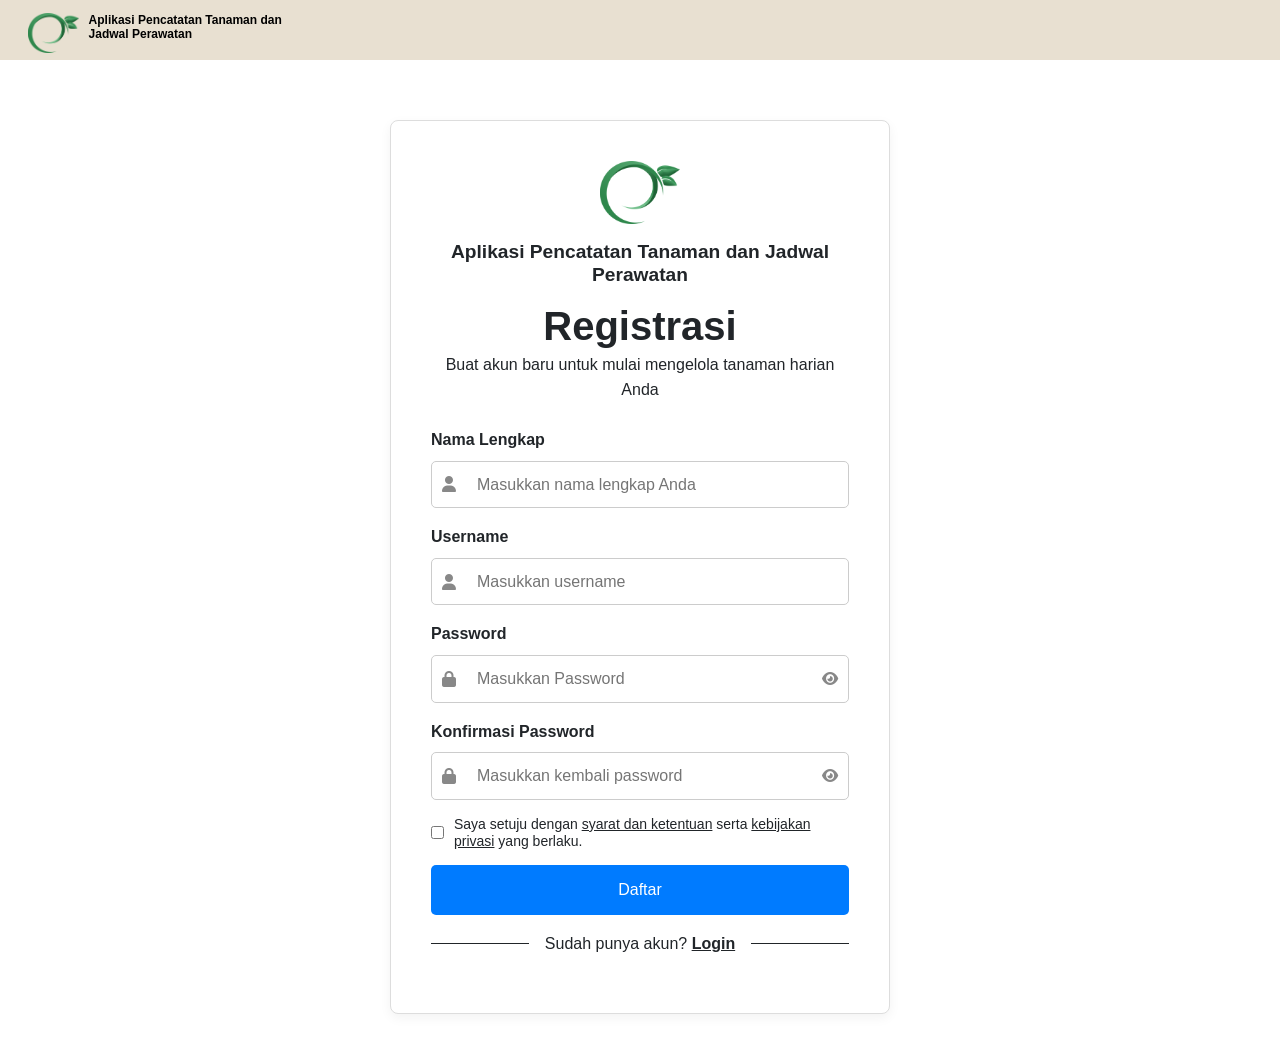
<file: index.html>
<!DOCTYPE html>
<html lang="en">

<head>
    <meta charset="UTF-8">
    <meta name="viewport" content="width=device-width, initial-scale=1.0">
    <title>Registrasi</title>
    <link href="https://cdn.jsdelivr.net/npm/bootstrap@5.3.3/dist/css/bootstrap.min.css" rel="stylesheet">
    <link rel="stylesheet" href="https://cdnjs.cloudflare.com/ajax/libs/font-awesome/6.4.0/css/all.min.css">
    <link rel="stylesheet" href="css/style.css">
</head>

<body>
    <nav class="navbar">
        <div class="container ms-0 align-items-center">
            <a class="navbar-brand d-flex" href="#">
                <div class="logo">
                    <img src="logo.png" alt="Logo">
                </div>
                <b>Aplikasi
                    Pencatatan Tanaman dan
                    <br> Jadwal Perawatan</b>
            </a>
        </div>
    </nav>
    <div class="form-container">
        <div class="logo"></div>
        <img src="logo.png" alt="Logo">
        <h3>Aplikasi Pencatatan Tanaman dan Jadwal Perawatan</h3>
        <h1>Registrasi</h1>
        <p>Buat akun baru untuk mulai mengelola tanaman harian Anda</p>
        <form id="registrationFrom">
            <div class="form-group">
                <label for="name">Nama Lengkap</label>
                <div class="input-box">
                    <i class="fas fa-user"></i>
                    <input type="text" id="name" name="name" placeholder="Masukkan nama lengkap Anda" required>
                </div>
                <div class="error-message" id="nameError">Nama tidak boleh kosong</div>
            </div>
            <div class="form-group">
                <label for="username">Username</label>
                <div class="input-box">
                    <i class="fas fa-user"></i>
                    <input type="text" id="username" name="username" placeholder="Masukkan username" required>
                </div>
                <div class="error-message" id="usernameError">Username tidak boleh kosong</div>
            </div>
            <div class="form-group">
                <label for="email">Password</label>
                <div class="input-box">
                    <i class="fas fa-lock"></i>
                    <input type="password" id="password" name="password" placeholder="Masukkan Password" required>
                    <i class="fas fa-eye toggle-password" id="togglePassword"></i>
                </div>
                <div class="error-message" id="passwordError">Password tidak boleh kosong</div>
            </div>
            <div class="form-group">
                <label for="confirmPassword">Konfirmasi Password</label>
                <div class="input-box">
                    <i class="fas fa-lock"></i>
                    <input type="password" id="confirmPassword" name="confirmPassword"
                        placeholder="Masukkan kembali password" required>
                    <i class="fas fa-eye toggle-password" id="toggleConfirmPassword"></i>
                </div>
                <div class="error-message" id="confirmPasswordError">password tidak valid</div>
            </div>
        </form>

        <div class="terms-group">
            <div class="d-flex mb-3">
                <input type="checkbox" id="terms" name="terms" required>
                <div class="checkmark">
                    <label for="terms">Saya setuju dengan <a href="#" class="text-dark">syarat dan ketentuan</a>
                        serta <a href="#" class="text-dark">kebijakan
                            privasi</a> yang berlaku.</label>
                    <div class="error-message" id="termsError">Anda harus menyetujui syarat dan ketentuan serta
                        kebijakan
                        privasi
                    </div>
                </div>
            </div>
            <button type="submit" class="btn-daftar" id="registerButton">Daftar</button>
            <div class="d-flex align-items-center my-3">
                <div class="flex-grow-1 border-bottom border-dark"></div>
                <span class="px-3">Sudah punya akun? <a href="#" class="fw-bold text-dark">Login</a></span>
                <div class="flex-grow-1 border-bottom border-dark"></div>
            </div>
        </div>
    </div>
    </div>
    <script src="https://cdn.jsdelivr.net/npm/bootstrap@5.3.3/dist/js/bootstrap.bundle.min.js"></script>
    <script src="js/script.js"></script>
</body>

</html>
</file>
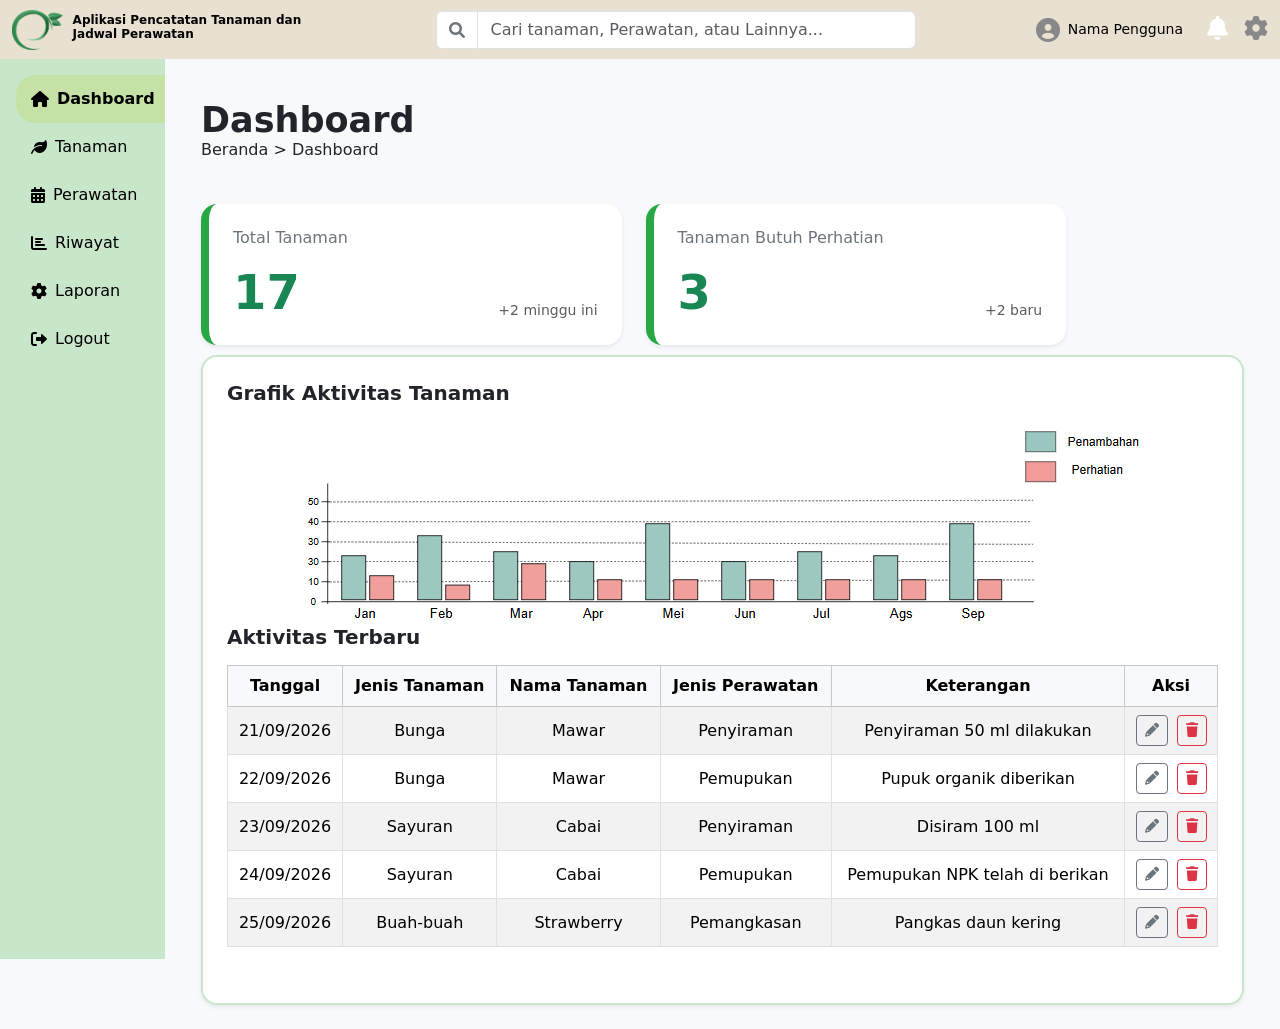
<file: dashboard.html>
<!DOCTYPE html>
<html lang="en">

<head>
    <meta charset="UTF-8">
    <meta name="viewport" content="width=device-width, initial-scale=1.0">
    <title>Dasboard</title>
    <link href="https://cdn.jsdelivr.net/npm/bootstrap@5.3.3/dist/css/bootstrap.min.css" rel="stylesheet">
    <link rel="stylesheet" href="https://cdnjs.cloudflare.com/ajax/libs/font-awesome/6.0.0/css/all.min.css">
    <style>
        body {
            background-color: #f8f9fa;
        }

        .navbar {
            background: #E8E0D1;
        }

        .logo img {
            height: 40px;
            vertical-align: middle;
            margin-right: 10px;
        }

        .sidebar {
            width: 165px;
            background-color: #C8E6C9;
            position: sticky;
            top: 0;
            height: 100vh;
            overflow-y: auto;
            flex-shrink: 0;
        }

        .sidebar .nav-link.active {
            background-color: #c5e1a5 !important;
            color: #000 !important;
            font-weight: bold;
            margin-right: -1rem;
            width: calc(100% + 1rem);
        }

        .sidebar .nav-link {
            display: flex;
            align-items: center;
            padding: 12px 15px;
            width: 100%;
            border-top-left-radius: 20px;
            border-bottom-left-radius: 20px;
        }

        .card {
            margin-top: 10px;
        }
    </style>
</head>

<body>
    <nav class="navbar navbar-expand-lg navbar-light">
        <div class="container-fluid">
            <div class="logo">
                <img src="logo.png" alt="Logo">
            </div>
            <a class="navbar-brand text-black" href="#">
                <b style="max-width: 250px; display: inline-block; line-height: 1.2; font-size: 12px;">Aplikasi
                    Pencatatan Tanaman dan
                    <br> Jadwal Perawatan</b></a>
            <button class="navbar-toggler" type="button" data-bs-toggle="collapse" data-bs-target="#navbarNav"
                aria-controls="navbarNav" aria-expanded="false" aria-label="Toggle navigation">
                <span class="navbar-toggler-icon"></span>
            </button>
            <div class="input-group mx-auto" style="width: 480px; margin-left: auto;">
                <span class="input-group-text bg-white border-none">
                    <i class="fas fa-search text-secondary" style=" color: #888;"></i>
                </span>
                <input type="text" class="form-control" placeholder="Cari tanaman, Perawatan, atau Lainnya...">
            </div>
            <div class="d-flex align-items-center gap-3">
                <div class="d-flex align-items-center">
                    <a class="fas fa-user-circle me-1 text-decoration-none" href="#"
                        style="font-size: 1.5rem; color: #888;"></a>
                    <p class="ms-1 me-2" style="margin: 0; font-size: 14px; color: black;">Nama Pengguna</p>
                </div>
                <div class="icon-bell">
                    <a class="fas fa-bell text-decoration-none" href="#" style="font-size: 1.5rem; color: white;"></a>
                </div>
                <div class="icon-pengaturan">
                    <a class="fas fa-cog text-decoration-none" href="#" style="font-size: 1.5rem; color: #888;"></a>
                </div>
            </div>
        </div>
    </nav>
    <div class="d-flex min-vh-100">
        <div class="sidebar p-3">
            <ul class="nav flex-column">
                <li class="nav-item">
                    <a class="nav-link text-black active" href="dashboard.html"><i
                            class="fas fa-home me-2"></i>Dashboard</a>
                </li>
                <li class="nav-item">
                    <a class="nav-link text-black" href="tanaman.html"><i class="fas fa-leaf me-2"></i>Tanaman</a>
                </li>
                <li class="nav-item">
                    <a class="nav-link text-black" href="perawatan.html"><i class="fas fa-calendar-alt me-2"></i>
                        Perawatan</a>
                </li>
                <li class="nav-item">
                    <a class="nav-link text-black" href="riwayat.html"><i class="fas fa-chart-bar me-2"></i>Riwayat</a>
                </li>
                <li class="nav-item">
                    <a class="nav-link text-black" href="laporan.html"><i class="fas fa-cog me-2"></i>Laporan</a>
                </li>
                <li class="nav-item">
                    <a class="nav-link text-black" href="#"><i class="fas fa-sign-out-alt me-2"></i>Logout</a>
                </li>
            </ul>
        </div>
        <div class="content p-4 d-flex flex-column" style="flex: 1;">
            <div class="container pt-3">
                <h1 style="font-size: 35px;"><b>Dashboard</b></h1>
                <p style="line-height: 1px;">Beranda > Dashboard</p>
            </div>

            <div class="container">
                <div class=" row g-4 mt-1">
                    <a class="col-md-5 text-decoration-none" href="#">
                        <div class="card p-4 shadow-sm border-0 rounded-4"
                            style="border-left: 8px solid #28a745 !important;">
                            <h5 class="text-secondary fs-6">Total Tanaman</h5>
                            <div class="d-flex justify-content-between align-items-end mt-2">
                                <h1 class="fw-bold text-success display-5 mb-0">17</h1>
                                <span class="text-muted small">+2 minggu ini</span>
                            </div>
                        </div>
                    </a>
                    <a class="col-md-5 text-decoration-none" href="#">
                        <div class="card p-4 shadow-sm border-0 rounded-4"
                            style="border-left: 8px solid #28a745 !important;">
                            <h5 class="text-secondary fs-6">Tanaman Butuh Perhatian</h5>
                            <div class="d-flex justify-content-between align-items-end mt-2">
                                <h1 class="fw-bold text-success display-5 mb-0">3</h1>
                                <span class="text-muted small">+2 baru</span>
                            </div>
                        </div>
                    </a>
                </div>
            </div>
            <div class="container-fluid">
                <div class="card p-4 shadow-sm rounded-4"
                    style="border: 2px solid #c8e6c9 !important; background-color: #ffffff;">
                    <h5 class="fw-bold">Grafik Aktivitas Tanaman</h5>
                    <div class="text-center">
                        <img src="grafik.png" alt="Grafik Aktivitas Tanaman" class="img-fluid mt-3"
                            style="max-width: 100%; height: auto;">
                    </div>
                    <div class="table">
                        <h5 class="fw-bold">Aktivitas Terbaru</h5>
                        <div class="table-responsive mt-3">
                            <table class="table table-striped table-bordered align-middle">
                                <thead class="table-light text-center">
                                    <tr>
                                        <th scope="col">Tanggal</th>
                                        <th scope="col">Jenis Tanaman</th>
                                        <th scope="col">Nama Tanaman</th>
                                        <th scope="col">Jenis Perawatan</th>
                                        <th scope="col">Keterangan</th>
                                        <th scope="col">Aksi</th>
                                    </tr>
                                </thead>
                                <tbody class="text-center">
                                    <tr>
                                        <td>21/09/2026</td>
                                        <td>Bunga</td>
                                        <td>Mawar</td>
                                        <td>Penyiraman</td>
                                        <td>Penyiraman 50 ml dilakukan</td>
                                        <td class="text-center">
                                            <a href="#" class="btn btn-sm btn-outline-secondary me-1" title="Edit"><i
                                                    class="fa-solid fa-pencil"></i></a>
                                            <a href="#" class="btn btn-sm btn-outline-danger" title="Hapus"><i
                                                    class="fa-solid fa-trash"></i></a>
                                        </td>
                                    </tr>
                                    <tr>
                                        <td>22/09/2026</td>
                                        <td>Bunga</td>
                                        <td>Mawar</td>
                                        <td>Pemupukan</td>
                                        <td>Pupuk organik diberikan</td>
                                        <td class="text-center">
                                            <a href="#" class="btn btn-sm btn-outline-secondary me-1" title="Edit"><i
                                                    class="fa-solid fa-pencil"></i></a>
                                            <a href="#" class="btn btn-sm btn-outline-danger" title="Hapus"><i
                                                    class="fa-solid fa-trash"></i></a>
                                        </td>
                                    </tr>
                                    <tr>
                                        <td>23/09/2026</td>
                                        <td>Sayuran</td>
                                        <td>Cabai</td>
                                        <td>Penyiraman</td>
                                        <td>Disiram 100 ml</td>
                                        <td class="text-center">
                                            <a href="#" class="btn btn-sm btn-outline-secondary me-1" title="Edit"><i
                                                    class="fa-solid fa-pencil"></i></a>
                                            <a href="#" class="btn btn-sm btn-outline-danger" title="Hapus"><i
                                                    class="fa-solid fa-trash"></i></a>
                                        </td>
                                    </tr>
                                    <tr>
                                        <td>24/09/2026</td>
                                        <td>Sayuran</td>
                                        <td>Cabai</td>
                                        <td>Pemupukan</td>
                                        <td>Pemupukan NPK telah di berikan</td>
                                        <td class="text-center">
                                            <a href="#" class="btn btn-sm btn-outline-secondary me-1" title="Edit"><i
                                                    class="fa-solid fa-pencil"></i></a>
                                            <a href="#" class="btn btn-sm btn-outline-danger" title="Hapus"><i
                                                    class="fa-solid fa-trash"></i></a>
                                        </td>
                                    </tr>
                                    <tr>
                                        <td>25/09/2026</td>
                                        <td>Buah-buah</td>
                                        <td>Strawberry</td>
                                        <td>Pemangkasan</td>
                                        <td>Pangkas daun kering</td>
                                        <td class="text-center">
                                            <a href="#" class="btn btn-sm btn-outline-secondary me-1" title="Edit"><i
                                                    class="fa-solid fa-pencil"></i></a>
                                            <a href="#" class="btn btn-sm btn-outline-danger" title="Hapus"><i
                                                    class="fa-solid fa-trash"></i></a>
                                        </td>
                                    </tr>
                                </tbody>
                            </table>
                        </div>
                    </div>
                </div>
            </div>
        </div>
    </div>
    </div>
    <script src="https://cdn.jsdelivr.net/npm/bootstrap@5.3.3/dist/js/bootstrap.bundle.min.js"></script>
</body>

</html>
</file>
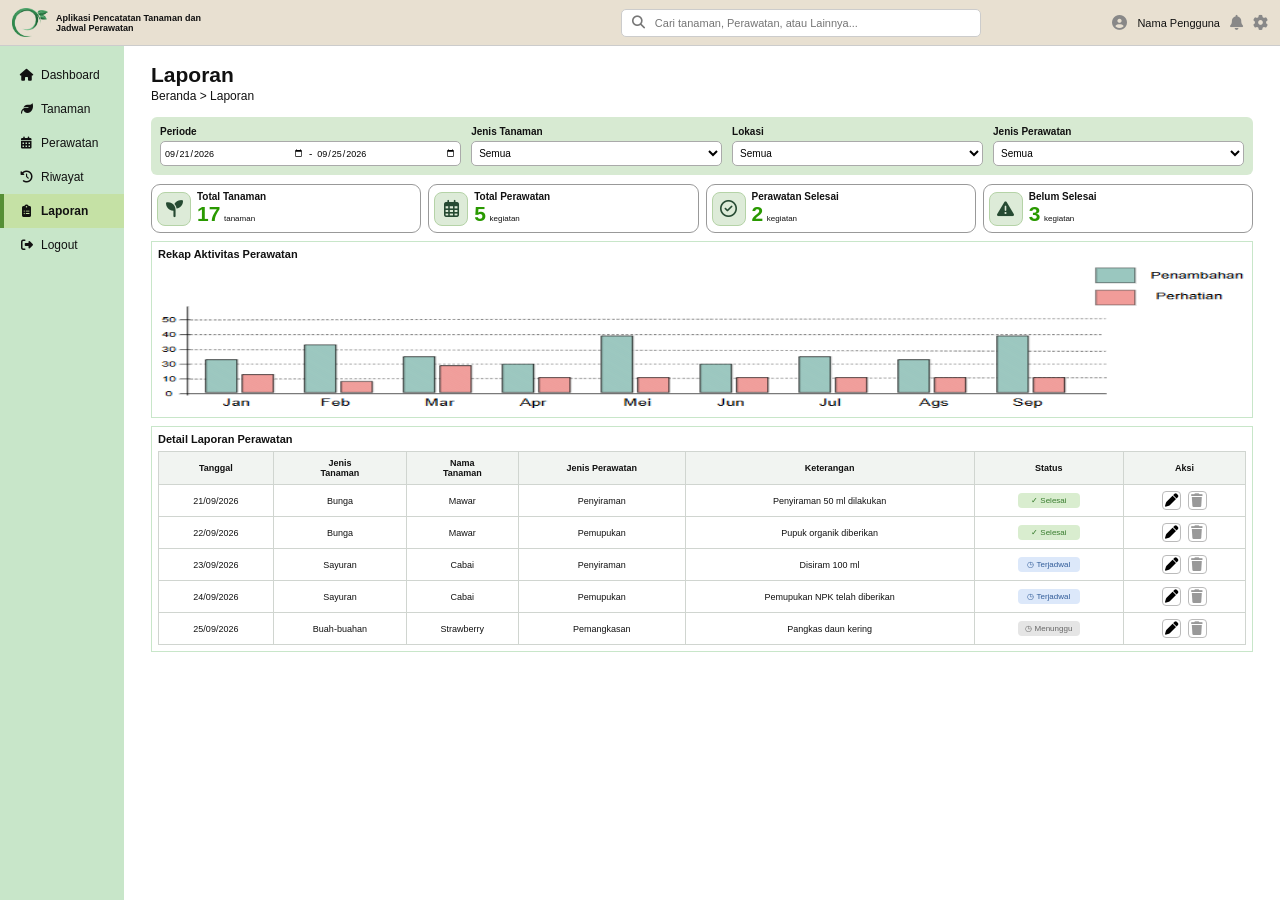
<file: laporan.html>
<!DOCTYPE html>
<html lang="id">
<head>
    <meta charset="UTF-8">
    <meta name="viewport" content="width=device-width, initial-scale=1.0">
    <title>Laporan - PlantCare</title>

    <link rel="stylesheet" href="laporan.css">
    <link rel="stylesheet" href="https://cdnjs.cloudflare.com/ajax/libs/font-awesome/6.5.0/css/all.min.css">
</head>

<body>

<!-- HEADER -->
<header class="header">

    <div class="brand">
        <img src="logo.png" alt="Logo PlantCare">

        <div>
            <b>Aplikasi Pencatatan Tanaman dan</b>
            <b>Jadwal Perawatan</b>
        </div>
    </div>

    <div class="search-box">
        <i class="fas fa-search"></i>
        <input type="text" placeholder="Cari tanaman, Perawatan, atau Lainnya...">
    </div>

    <div class="header-right">
        <i class="fas fa-user-circle"></i>
        <span>Nama Pengguna</span>
        <i class="fas fa-bell"></i>
        <i class="fas fa-cog"></i>
    </div>

</header>


<!-- SIDEBAR -->
<div class="layout">

    <aside class="sidebar">

        <nav>

            <a href="dashboard.html">
                <i class="fas fa-home"></i>
                Dashboard
            </a>

            <a href="tanaman.html">
                <i class="fas fa-leaf"></i>
                Tanaman
            </a>

            <a href="perawatan.html">
                <i class="fas fa-calendar-alt"></i>
                Perawatan
            </a>

            <a href="riwayat.html">
                <i class="fas fa-history"></i>
                Riwayat
            </a>

            <a href="laporan.html" class="active">
                <i class="fas fa-clipboard-list"></i>
                Laporan
            </a>

            <a href="#">
                <i class="fas fa-sign-out-alt"></i>
                Logout
            </a>

        </nav>

    </aside>


    <!-- KONTEN -->
    <main class="content">

        <h1>Laporan</h1>
        <p class="breadcrumb">Beranda &gt; Laporan</p>


        <!-- FILTER -->
        <section class="filter-box">

            <div class="filter-item">
                <label>Periode</label>

                <div class="date-input">
                    <input type="date" id="tanggalMulai" value="2026-09-21">
                    <span>-</span>
                    <input type="date" id="tanggalAkhir" value="2026-09-25">
                </div>
            </div>

            <div class="filter-item">
                <label>Jenis Tanaman</label>

                <select id="filterTanaman">
                    <option value="">Semua</option>
                    <option>Bunga</option>
                    <option>Sayuran</option>
                    <option>Buah-buahan</option>
                </select>
            </div>

            <div class="filter-item">
                <label>Lokasi</label>

                <select id="filterLokasi">
                    <option value="">Semua</option>
                    <option>Taman Depan</option>
                    <option>Halaman Belakang</option>
                    <option>Pot Teras</option>
                </select>
            </div>

            <div class="filter-item">
                <label>Jenis Perawatan</label>

                <select id="filterPerawatan">
                    <option value="">Semua</option>
                    <option>Penyiraman</option>
                    <option>Pemupukan</option>
                    <option>Pemangkasan</option>
                </select>
            </div>

        </section>


        <!-- KARTU RINGKASAN -->
        <section class="summary">

            <div class="summary-card">
                <div class="summary-icon">
                    <i class="fas fa-seedling"></i>
                </div>

                <div>
                    <h4>Total Tanaman</h4>
                    <strong>17</strong>
                    <small>tanaman</small>
                </div>
            </div>


            <div class="summary-card">
                <div class="summary-icon">
                    <i class="far fa-calendar-alt"></i>
                </div>

                <div>
                    <h4>Total Perawatan</h4>
                    <strong id="totalPerawatan">5</strong>
                    <small>kegiatan</small>
                </div>
            </div>


            <div class="summary-card">
                <div class="summary-icon">
                    <i class="far fa-check-circle"></i>
                </div>

                <div>
                    <h4>Perawatan Selesai</h4>
                    <strong id="totalSelesai">2</strong>
                    <small>kegiatan</small>
                </div>
            </div>


            <div class="summary-card">
                <div class="summary-icon">
                    <i class="fas fa-exclamation-triangle"></i>
                </div>

                <div>
                    <h4>Belum Selesai</h4>
                    <strong id="totalBelum">3</strong>
                    <small>kegiatan</small>
                </div>
            </div>

        </section>


        <!-- GRAFIK -->
        <section class="report-section">

            <h3>Rekap Aktivitas Perawatan</h3>

            <div class="chart-container">
                <img src="grafik.png" alt="Grafik Aktivitas Perawatan">
            </div>

        </section>


        <!-- TABEL LAPORAN -->
        <section class="report-section">

            <h3>Detail Laporan Perawatan</h3>

            <div class="table-container">

                <table>

                    <thead>
                        <tr>
                            <th>Tanggal</th>
                            <th>Jenis<br>Tanaman</th>
                            <th>Nama<br>Tanaman</th>
                            <th>Jenis Perawatan</th>
                            <th>Keterangan</th>
                            <th>Status</th>
                            <th>Aksi</th>
                        </tr>
                    </thead>

                    <tbody id="reportTable">

                        <tr data-lokasi="Taman Depan">
                            <td>21/09/2026</td>
                            <td>Bunga</td>
                            <td>Mawar</td>
                            <td>Penyiraman</td>
                            <td>Penyiraman 50 ml dilakukan</td>
                            <td><span class="status selesai">✓ Selesai</span></td>
                            <td>
                                <button class="edit" onclick="editData(this)">
                                    <i class="fas fa-pen"></i>
                                </button>
                                <button class="delete" onclick="hapusData(this)">
                                    <i class="fas fa-trash"></i>
                                </button>
                            </td>
                        </tr>

                        <tr data-lokasi="Taman Depan">
                            <td>22/09/2026</td>
                            <td>Bunga</td>
                            <td>Mawar</td>
                            <td>Pemupukan</td>
                            <td>Pupuk organik diberikan</td>
                            <td><span class="status selesai">✓ Selesai</span></td>
                            <td>
                                <button class="edit" onclick="editData(this)">
                                    <i class="fas fa-pen"></i>
                                </button>
                                <button class="delete" onclick="hapusData(this)">
                                    <i class="fas fa-trash"></i>
                                </button>
                            </td>
                        </tr>

                        <tr data-lokasi="Halaman Belakang">
                            <td>23/09/2026</td>
                            <td>Sayuran</td>
                            <td>Cabai</td>
                            <td>Penyiraman</td>
                            <td>Disiram 100 ml</td>
                            <td><span class="status terjadwal">◷ Terjadwal</span></td>
                            <td>
                                <button class="edit" onclick="editData(this)">
                                    <i class="fas fa-pen"></i>
                                </button>
                                <button class="delete" onclick="hapusData(this)">
                                    <i class="fas fa-trash"></i>
                                </button>
                            </td>
                        </tr>

                        <tr data-lokasi="Halaman Belakang">
                            <td>24/09/2026</td>
                            <td>Sayuran</td>
                            <td>Cabai</td>
                            <td>Pemupukan</td>
                            <td>Pemupukan NPK telah diberikan</td>
                            <td><span class="status terjadwal">◷ Terjadwal</span></td>
                            <td>
                                <button class="edit" onclick="editData(this)">
                                    <i class="fas fa-pen"></i>
                                </button>
                                <button class="delete" onclick="hapusData(this)">
                                    <i class="fas fa-trash"></i>
                                </button>
                            </td>
                        </tr>

                        <tr data-lokasi="Pot Teras">
                            <td>25/09/2026</td>
                            <td>Buah-buahan</td>
                            <td>Strawberry</td>
                            <td>Pemangkasan</td>
                            <td>Pangkas daun kering</td>
                            <td><span class="status menunggu">◷ Menunggu</span></td>
                            <td>
                                <button class="edit" onclick="editData(this)">
                                    <i class="fas fa-pen"></i>
                                </button>
                                <button class="delete" onclick="hapusData(this)">
                                    <i class="fas fa-trash"></i>
                                </button>
                            </td>
                        </tr>

                    </tbody>

                </table>

            </div>

        </section>

    </main>

</div>

<script src="laporan.js"></script>

</body>
</html>
</file>
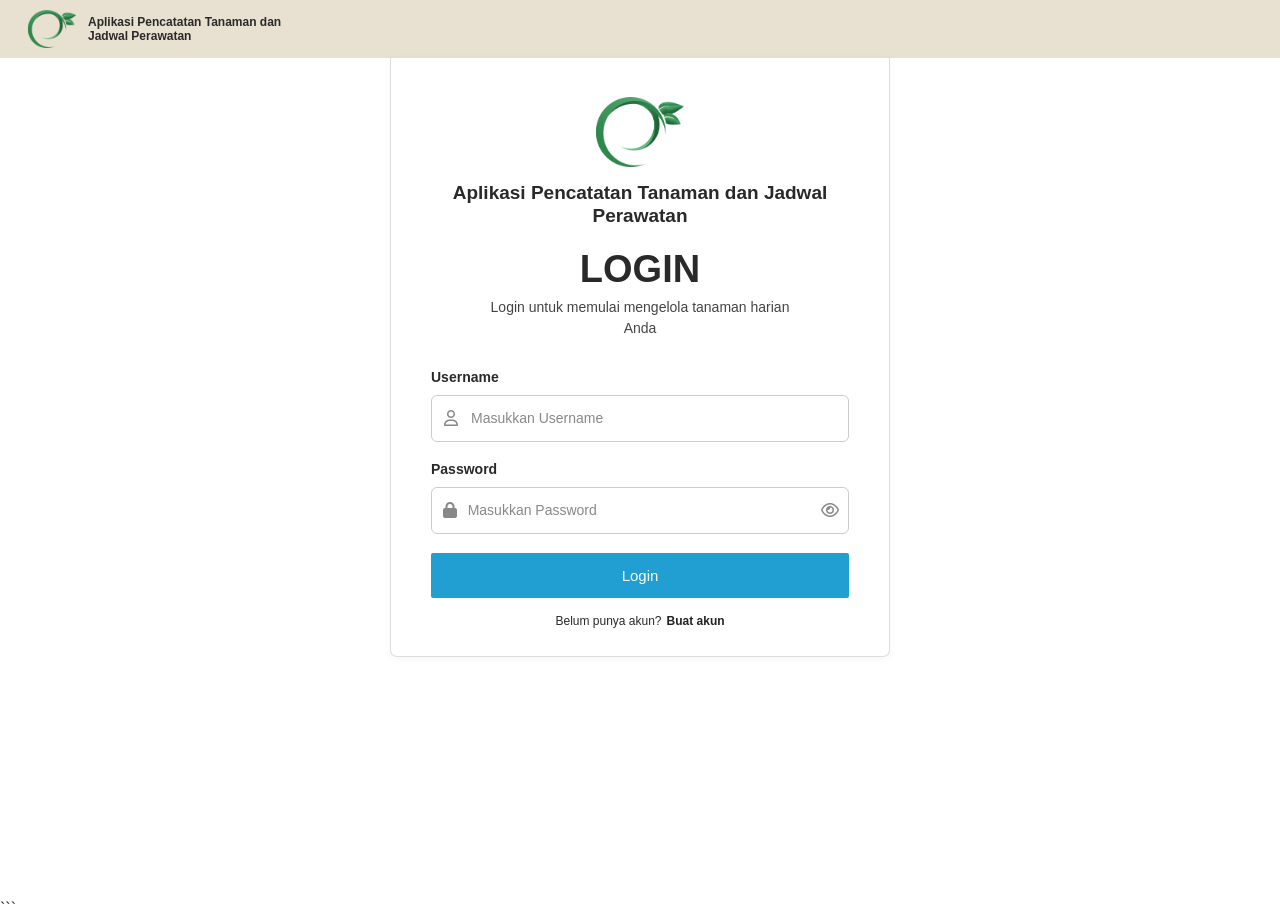
<file: login.html>
<!DOCTYPE html>
<html lang="id">
<head>
    <meta charset="UTF-8">
    <meta name="viewport" content="width=device-width, initial-scale=1.0">
    <title>Login - PlantCare</title>

    <link rel="stylesheet" href="login.css">
    <link rel="stylesheet" href="https://cdnjs.cloudflare.com/ajax/libs/font-awesome/6.5.0/css/all.min.css">
</head>
<body>

<header class="top-header">
    <img src="logo.png" alt="Logo" class="header-logo">

    <div class="header-title">
        <b>Aplikasi Pencatatan Tanaman dan</b>
        <b>Jadwal Perawatan</b>
    </div>
</header>

<main class="page">

    <div class="login-card">

        <img src="logo.png" alt="Logo PlantCare" class="main-logo">

        <h3>
            Aplikasi Pencatatan Tanaman dan Jadwal<br>
            Perawatan
        </h3>

        <h1>LOGIN</h1>

        <p class="subtitle">
            Login untuk memulai mengelola tanaman harian<br>
            Anda
        </p>

        <form id="loginForm">

            <div class="form-group">
                <label for="username">Username</label>

                <div class="input-box">
                    <i class="fa-regular fa-user"></i>

                    <input
                        type="text"
                        id="username"
                        placeholder="Masukkan Username"
                        required
                    >
                </div>
            </div>

            <div class="form-group">
                <label for="password">Password</label>

                <div class="input-box">
                    <i class="fa-solid fa-lock"></i>

                    <input
                        type="password"
                        id="password"
                        placeholder="Masukkan Password"
                        required
                    >

                    <i class="fa-regular fa-eye toggle-password"
                       id="togglePassword"></i>
                </div>
            </div>

            <p id="errorMessage"></p>

            <button type="submit" class="login-button">
                Login
            </button>

        </form>

        <div class="register-link">
            <span>Belum punya akun?</span>
            <a href="registrasi.html">Buat akun</a>
        </div>

    </div>

</main>

<script src="login.js"></script>

</body>
</html>
```
</file>
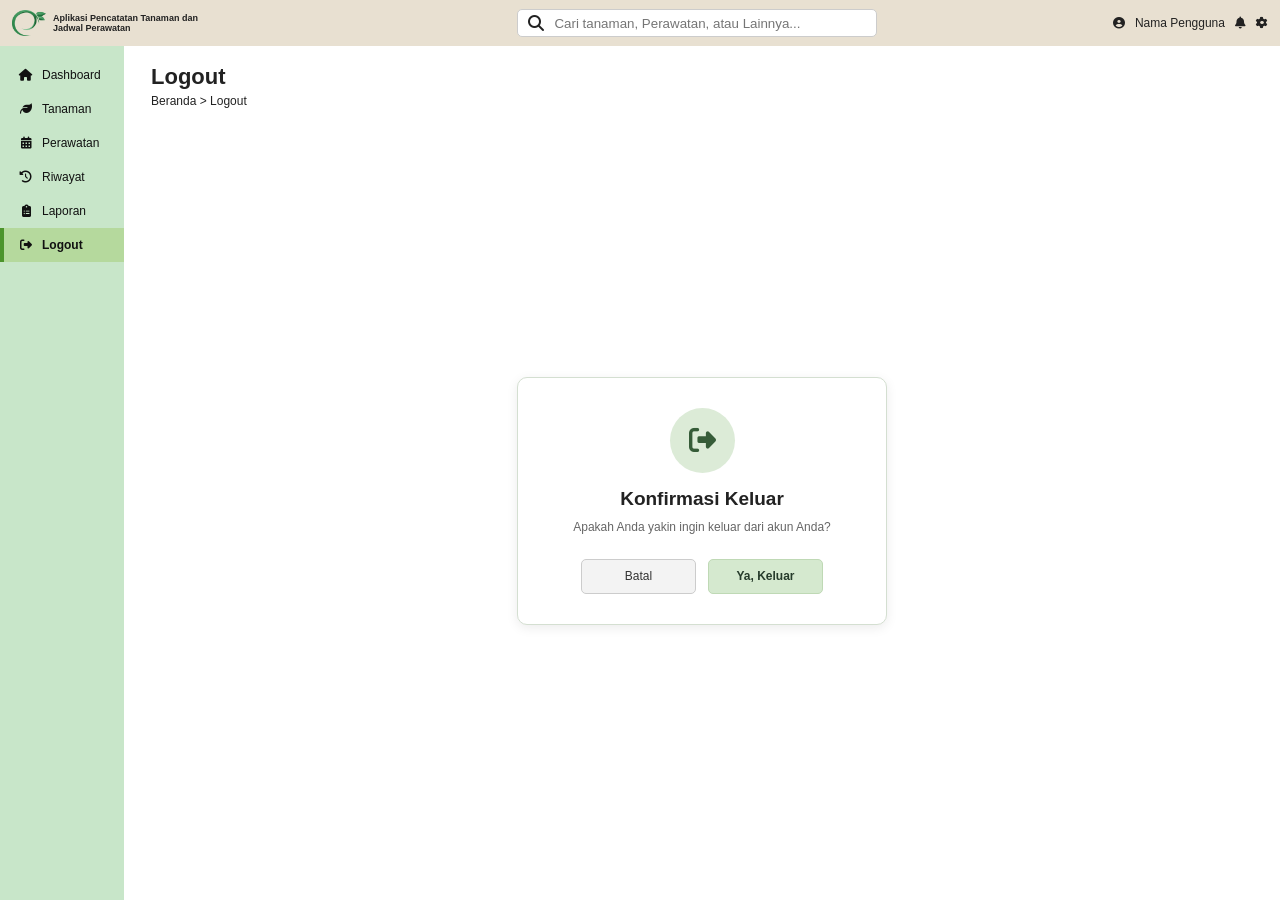
<file: logout.html>
<!DOCTYPE html>
<html lang="id">
<head>
    <meta charset="UTF-8">
    <meta name="viewport" content="width=device-width, initial-scale=1.0">
    <title>Logout - PlantCare</title>

    <link rel="stylesheet" href="logout.css">
    <link rel="stylesheet"
    href="https://cdnjs.cloudflare.com/ajax/libs/font-awesome/6.5.0/css/all.min.css">
</head>

<body>

<!-- HEADER -->
<header class="header">

    <div class="brand">
        <img src="logo.png" alt="Logo PlantCare">
        <div>
            <b>Aplikasi Pencatatan Tanaman dan</b>
            <b>Jadwal Perawatan</b>
        </div>
    </div>

    <div class="search-box">
        <i class="fas fa-search"></i>
        <input type="text" placeholder="Cari tanaman, Perawatan, atau Lainnya...">
    </div>

    <div class="header-right">
        <i class="fas fa-user-circle"></i>
        <span>Nama Pengguna</span>
        <i class="fas fa-bell"></i>
        <i class="fas fa-cog"></i>
    </div>

</header>


<div class="layout">

    <!-- SIDEBAR -->
    <aside class="sidebar">

        <nav>
            <a href="dashboard.html">
                <i class="fas fa-home"></i> Dashboard
            </a>

            <a href="tanaman.html">
                <i class="fas fa-leaf"></i> Tanaman
            </a>

            <a href="perawatan.html">
                <i class="fas fa-calendar-alt"></i> Perawatan
            </a>

            <a href="riwayat.html">
                <i class="fas fa-history"></i> Riwayat
            </a>

            <a href="laporan.html">
                <i class="fas fa-clipboard-list"></i> Laporan
            </a>

            <a href="logout.html" class="active">
                <i class="fas fa-sign-out-alt"></i> Logout
            </a>
        </nav>

    </aside>


    <!-- KONTEN LOGOUT -->
    <main class="content">

        <h1>Logout</h1>
        <p class="breadcrumb">Beranda &gt; Logout</p>

        <div class="logout-container">

            <div class="logout-card">

                <div class="logout-icon">
                    <i class="fas fa-sign-out-alt"></i>
                </div>

                <h2>Konfirmasi Keluar</h2>

                <p>
                    Apakah Anda yakin ingin keluar dari akun Anda?
                </p>

                <div class="logout-buttons">

                    <button class="btn-batal" onclick="batalLogout()">
                        Batal
                    </button>

                    <button class="btn-keluar" onclick="keluarAkun()">
                        Ya, Keluar
                    </button>

                </div>

            </div>

        </div>

    </main>

</div>

<script src="logout.js"></script>

</body>
</html>
</file>
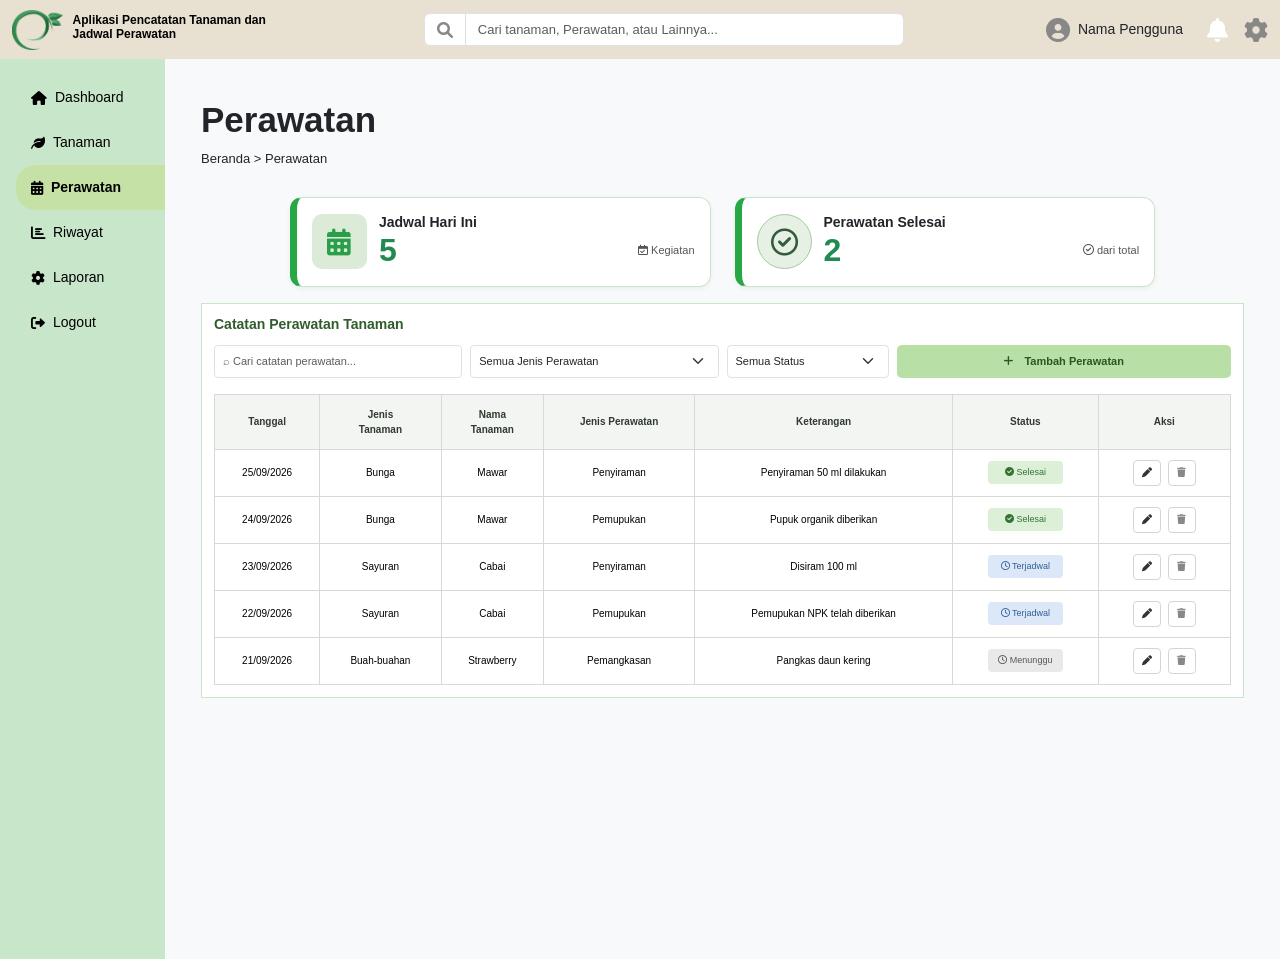
<file: perawatan.html>
<!DOCTYPE html>
<html lang="id">

<head>
    <meta charset="UTF-8">
    <meta name="viewport" content="width=device-width, initial-scale=1.0">

    <title>Perawatan - PlantCare</title>

    <!-- Bootstrap -->
    <link href="https://cdn.jsdelivr.net/npm/bootstrap@5.3.3/dist/css/bootstrap.min.css" rel="stylesheet">

    <!-- Font Awesome -->
    <link rel="stylesheet" href="https://cdnjs.cloudflare.com/ajax/libs/font-awesome/6.0.0/css/all.min.css">

    <!-- CSS -->
    <link rel="stylesheet" href="perawatan.style.css">
</head>

<body>

    <!-- HEADER -->
    <nav class="navbar navbar-expand-lg navbar-light">
        <div class="container-fluid">

            <div class="logo">
                <img src="logo.png" alt="Logo">
            </div>

            <a class="navbar-brand text-black" href="#">
                <b>
                    Aplikasi Pencatatan Tanaman dan
                    <br>Jadwal Perawatan
                </b>
            </a>

            <div class="input-group search-header">
                <span class="input-group-text bg-white">
                    <i class="fas fa-search"></i>
                </span>

                <input type="text" class="form-control"
                    placeholder="Cari tanaman, Perawatan, atau Lainnya...">
            </div>

            <div class="d-flex align-items-center gap-3">

                <div class="d-flex align-items-center">
                    <i class="fas fa-user-circle user-icon"></i>
                    <p class="user-name">Nama Pengguna</p>
                </div>

                <i class="fas fa-bell bell-icon"></i>

                <i class="fas fa-cog setting-icon"></i>

            </div>

        </div>
    </nav>


    <!-- SIDEBAR DAN KONTEN -->
    <div class="d-flex min-vh-100">

        <!-- SIDEBAR -->
        <div class="sidebar p-3">

            <ul class="nav flex-column">

                <li class="nav-item">
                    <a class="nav-link text-black" href="dashboard.html">
                        <i class="fas fa-home me-2"></i>
                        Dashboard
                    </a>
                </li>

                <li class="nav-item">
                    <a class="nav-link text-black" href="tanaman.html">
                        <i class="fas fa-leaf me-2"></i>
                        Tanaman
                    </a>
                </li>

                <li class="nav-item">
                    <a class="nav-link text-black active" href="perawatan.html">
                        <i class="fas fa-calendar-alt me-2"></i>
                        Perawatan
                    </a>
                </li>

                <li class="nav-item">
                    <a class="nav-link text-black" href="riwayat.html">
                        <i class="fas fa-chart-bar me-2"></i>
                        Riwayat
                    </a>
                </li>

                <li class="nav-item">
                    <a class="nav-link text-black" href="laporan.html">
                        <i class="fas fa-cog me-2"></i>
                        Laporan
                    </a>
                </li>

                <li class="nav-item">
                    <a class="nav-link text-black" href="#">
                        <i class="fas fa-sign-out-alt me-2"></i>
                        Logout
                    </a>
                </li>

            </ul>

        </div>


        <!-- KONTEN UTAMA -->
        <div class="content p-4 d-flex flex-column">

            <div class="container pt-3">

                <h1 class="page-title">
                    <b>Perawatan</b>
                </h1>

                <p>Beranda &gt; Perawatan</p>

            </div>


            <!-- RINGKASAN -->
            <div class="container">

                <div class="row justify-content-center g-4 mt-1">

                    <div class="col-md-5">

                        <div class="summary-card">

                            <div class="summary-icon">
                                <i class="fas fa-calendar-alt"></i>
                            </div>

                            <div class="summary-info">

                                <h5>Jadwal Hari Ini</h5>

                                <div class="summary-bottom">

                                    <h1>5</h1>

                                    <span>
                                        <i class="far fa-calendar-check"></i>
                                        Kegiatan
                                    </span>

                                </div>

                            </div>

                        </div>

                    </div>


                    <div class="col-md-5">

                        <div class="summary-card">

                            <div class="summary-icon check-icon">
                                <i class="far fa-check-circle"></i>
                            </div>

                            <div class="summary-info">

                                <h5>Perawatan Selesai</h5>

                                <div class="summary-bottom">

                                    <h1 id="totalSelesai">2</h1>

                                    <span>
                                        <i class="far fa-check-circle"></i>
                                        dari total
                                    </span>

                                </div>

                            </div>

                        </div>

                    </div>

                </div>

            </div>


            <!-- CATATAN PERAWATAN -->
            <div class="container-fluid mt-3">

                <div class="care-section">

                    <h5 class="section-title">
                        Catatan Perawatan Tanaman
                    </h5>


                    <!-- PENCARIAN DAN FILTER -->
                    <div class="row g-2 mb-3">

                        <div class="col-md-3">

                            <input type="text"
                                id="searchInput"
                                class="form-control form-control-sm"
                                placeholder="⌕ Cari catatan perawatan...">

                        </div>


                        <div class="col-md-3">

                            <select id="filterJenis"
                                class="form-select form-select-sm">

                                <option value="">Semua Jenis Perawatan</option>
                                <option value="Penyiraman">Penyiraman</option>
                                <option value="Pemupukan">Pemupukan</option>
                                <option value="Pemangkasan">Pemangkasan</option>

                            </select>

                        </div>


                        <div class="col-md-2">

                            <select id="filterStatus"
                                class="form-select form-select-sm">

                                <option value="">Semua Status</option>
                                <option value="Selesai">Selesai</option>
                                <option value="Terjadwal">Terjadwal</option>
                                <option value="Menunggu">Menunggu</option>

                            </select>

                        </div>


                        <div class="col-md-4">

                            <button class="btn add-button w-100"
                                onclick="tambahData()">

                                <i class="fas fa-plus me-2"></i>
                                Tambah Perawatan

                            </button>

                        </div>

                    </div>


                    <!-- TABEL -->
                    <div class="table-responsive">

                        <table class="table table-bordered align-middle text-center">

                            <thead>
                                <tr>
                                    <th>Tanggal</th>
                                    <th>Jenis<br>Tanaman</th>
                                    <th>Nama<br>Tanaman</th>
                                    <th>Jenis Perawatan</th>
                                    <th>Keterangan</th>
                                    <th>Status</th>
                                    <th>Aksi</th>
                                </tr>
                            </thead>

                            <tbody id="careTable">

                                <tr>
                                    <td>25/09/2026</td>
                                    <td>Bunga</td>
                                    <td>Mawar</td>
                                    <td>Penyiraman</td>
                                    <td>Penyiraman 50 ml dilakukan</td>
                                    <td>
                                        <span class="status selesai">
                                            <i class="fas fa-check-circle"></i>
                                            Selesai
                                        </span>
                                    </td>
                                    <td>
                                        <button class="action-btn edit"
                                            onclick="editData(this)">
                                            <i class="fas fa-pen"></i>
                                        </button>

                                        <button class="action-btn delete"
                                            onclick="hapusData(this)">
                                            <i class="fas fa-trash"></i>
                                        </button>
                                    </td>
                                </tr>


                                <tr>
                                    <td>24/09/2026</td>
                                    <td>Bunga</td>
                                    <td>Mawar</td>
                                    <td>Pemupukan</td>
                                    <td>Pupuk organik diberikan</td>
                                    <td>
                                        <span class="status selesai">
                                            <i class="fas fa-check-circle"></i>
                                            Selesai
                                        </span>
                                    </td>
                                    <td>
                                        <button class="action-btn edit"
                                            onclick="editData(this)">
                                            <i class="fas fa-pen"></i>
                                        </button>

                                        <button class="action-btn delete"
                                            onclick="hapusData(this)">
                                            <i class="fas fa-trash"></i>
                                        </button>
                                    </td>
                                </tr>


                                <tr>
                                    <td>23/09/2026</td>
                                    <td>Sayuran</td>
                                    <td>Cabai</td>
                                    <td>Penyiraman</td>
                                    <td>Disiram 100 ml</td>
                                    <td>
                                        <span class="status terjadwal">
                                            <i class="far fa-clock"></i>
                                            Terjadwal
                                        </span>
                                    </td>
                                    <td>
                                        <button class="action-btn edit"
                                            onclick="editData(this)">
                                            <i class="fas fa-pen"></i>
                                        </button>

                                        <button class="action-btn delete"
                                            onclick="hapusData(this)">
                                            <i class="fas fa-trash"></i>
                                        </button>
                                    </td>
                                </tr>


                                <tr>
                                    <td>22/09/2026</td>
                                    <td>Sayuran</td>
                                    <td>Cabai</td>
                                    <td>Pemupukan</td>
                                    <td>Pemupukan NPK telah diberikan</td>
                                    <td>
                                        <span class="status terjadwal">
                                            <i class="far fa-clock"></i>
                                            Terjadwal
                                        </span>
                                    </td>
                                    <td>
                                        <button class="action-btn edit"
                                            onclick="editData(this)">
                                            <i class="fas fa-pen"></i>
                                        </button>

                                        <button class="action-btn delete"
                                            onclick="hapusData(this)">
                                            <i class="fas fa-trash"></i>
                                        </button>
                                    </td>
                                </tr>


                                <tr>
                                    <td>21/09/2026</td>
                                    <td>Buah-buahan</td>
                                    <td>Strawberry</td>
                                    <td>Pemangkasan</td>
                                    <td>Pangkas daun kering</td>
                                    <td>
                                        <span class="status menunggu">
                                            <i class="far fa-clock"></i>
                                            Menunggu
                                        </span>
                                    </td>
                                    <td>
                                        <button class="action-btn edit"
                                            onclick="editData(this)">
                                            <i class="fas fa-pen"></i>
                                        </button>

                                        <button class="action-btn delete"
                                            onclick="hapusData(this)">
                                            <i class="fas fa-trash"></i>
                                        </button>
                                    </td>
                                </tr>

                            </tbody>

                        </table>

                    </div>

                </div>

            </div>

        </div>

    </div>


    <!-- MODAL TAMBAH PERAWATAN -->
    <div class="modal fade" id="careModal" tabindex="-1">

        <div class="modal-dialog modal-dialog-centered">

            <div class="modal-content">

                <div class="modal-header modal-title-custom">

                    <h5 class="modal-title" id="formTitle">
                        Tambah Perawatan
                    </h5>

                    <button type="button"
                        class="btn-close"
                        data-bs-dismiss="modal">
                    </button>

                </div>


                <form id="careForm">

                    <div class="modal-body">

                        <label>Nama Tanaman</label>

                        <select class="form-select mb-3"
                            id="namaTanaman" required>

                            <option value="">Pilih tanaman...</option>
                            <option value="Mawar">Mawar</option>
                            <option value="Cabai">Cabai</option>
                            <option value="Strawberry">Strawberry</option>

                        </select>


                        <label>Jenis Tanaman</label>

                        <select class="form-select mb-3"
                            id="jenisTanaman" required>

                            <option value="">Pilih jenis tanaman...</option>
                            <option value="Bunga">Bunga</option>
                            <option value="Sayuran">Sayuran</option>
                            <option value="Buah-buahan">Buah-buahan</option>

                        </select>


                        <label>Jenis Perawatan</label>

                        <select class="form-select mb-3"
                            id="jenisPerawatan" required>

                            <option value="">Pilih jenis perawatan...</option>
                            <option value="Penyiraman">Penyiraman</option>
                            <option value="Pemupukan">Pemupukan</option>
                            <option value="Pemangkasan">Pemangkasan</option>

                        </select>


                        <label>Tanggal Perawatan</label>

                        <input type="date"
                            class="form-control mb-3"
                            id="tanggalPerawatan" required>


                        <label>Keterangan</label>

                        <textarea class="form-control mb-3"
                            id="keterangan"
                            placeholder="Masukkan keterangan perawatan..."
                            required></textarea>


                        <label>Status</label>

                        <select class="form-select"
                            id="statusPerawatan" required>

                            <option value="Selesai">Selesai</option>
                            <option value="Terjadwal">Terjadwal</option>
                            <option value="Menunggu">Menunggu</option>

                        </select>

                    </div>


                    <div class="modal-footer">

                        <button type="button"
                            class="btn btn-secondary"
                            data-bs-dismiss="modal">
                            Batal
                        </button>

                        <button type="submit"
                            class="btn btn-success">
                            Simpan
                        </button>

                    </div>

                </form>

            </div>

        </div>

    </div>


    <!-- JAVASCRIPT -->
    <script src="https://cdn.jsdelivr.net/npm/bootstrap@5.3.3/dist/js/bootstrap.bundle.min.js"></script>

    <script src="perawatan.js"></script>

</body>
</html>
</file>
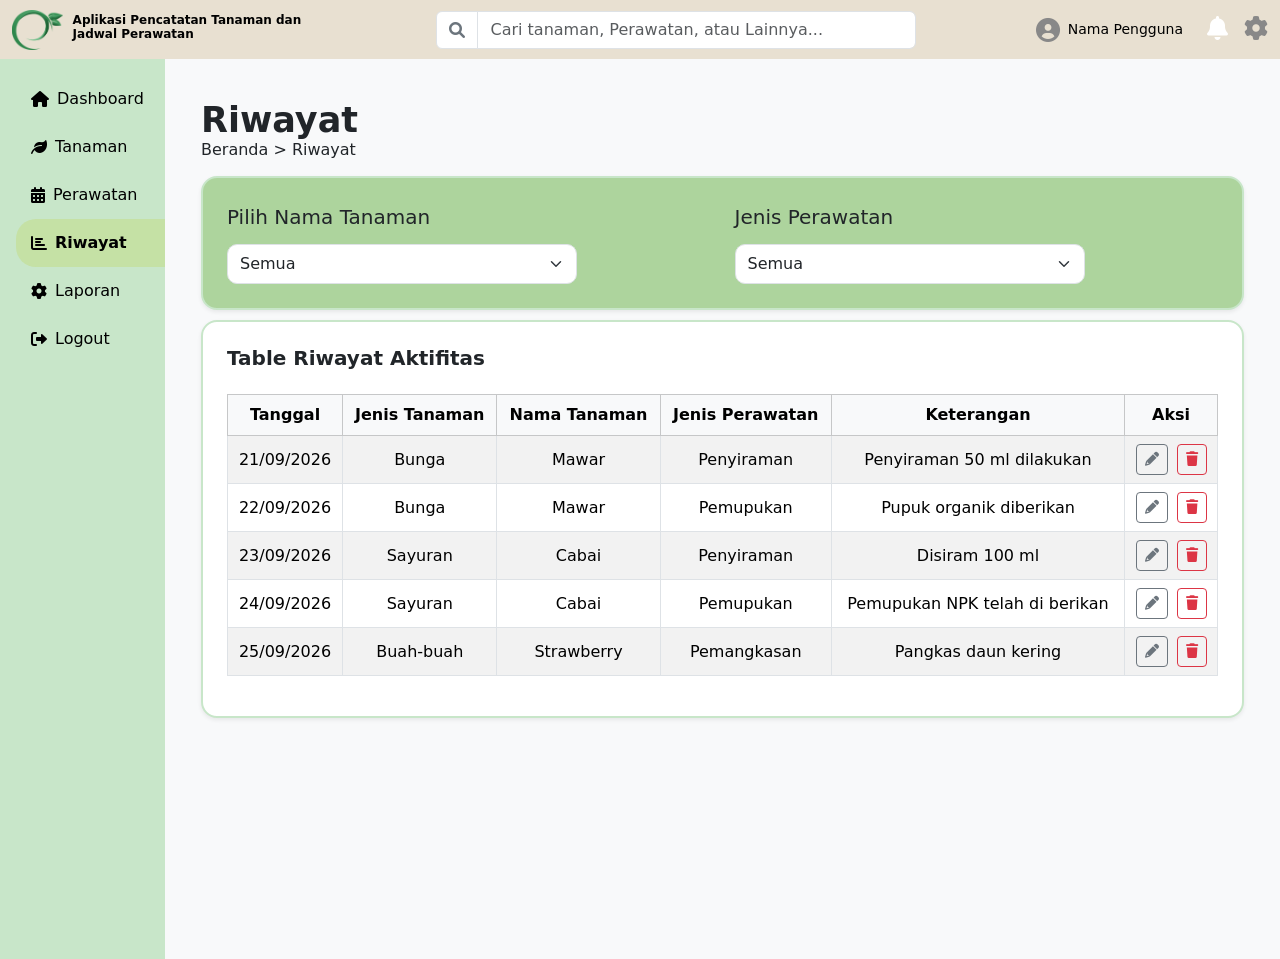
<file: riwayat.html>
<!DOCTYPE html>
<html lang="en">

<head>
    <meta charset="UTF-8">
    <meta name="viewport" content="width=device-width, initial-scale=1.0">
    <title>Riwayat</title>
    <link href="https://cdn.jsdelivr.net/npm/bootstrap@5.3.3/dist/css/bootstrap.min.css" rel="stylesheet">
    <link rel="stylesheet" href="https://cdnjs.cloudflare.com/ajax/libs/font-awesome/6.0.0/css/all.min.css">
    <style>
        body {
            background-color: #f8f9fa;
        }

        .navbar {
            background: #E8E0D1;
        }

        .logo img {
            height: 40px;
            vertical-align: middle;
            margin-right: 10px;
        }

        .sidebar {
            width: 165px;
            background-color: #C8E6C9;
            position: sticky;
            top: 0;
            height: 100vh;
            overflow-y: auto;
            flex-shrink: 0;
        }

        .sidebar .nav-link.active {
            background-color: #c5e1a5 !important;
            color: #000 !important;
            font-weight: bold;
            margin-right: -1rem;
            width: calc(100% + 1rem);
        }

        .sidebar .nav-link {
            display: flex;
            align-items: center;
            padding: 12px 15px;
            width: 100%;
            border-top-left-radius: 20px;
            border-bottom-left-radius: 20px;
        }

        .card {
            margin-top: 10px;
        }

        .input-tanaman {
            margin-top: -10px;
        }
    </style>
</head>

<body>
    <nav class="navbar navbar-expand-lg navbar-light">
        <div class="container-fluid">
            <div class="logo">
                <img src="logo.png" alt="Logo">
            </div>
            <a class="navbar-brand text-black" href="#">
                <b style="max-width: 250px; display: inline-block; line-height: 1.2; font-size: 12px;">Aplikasi
                    Pencatatan Tanaman dan
                    <br> Jadwal Perawatan</b></a>
            <button class="navbar-toggler" type="button" data-bs-toggle="collapse" data-bs-target="#navbarNav"
                aria-controls="navbarNav" aria-expanded="false" aria-label="Toggle navigation">
                <span class="navbar-toggler-icon"></span>
            </button>
            <div class="input-group mx-auto" style="width: 480px; margin-left: auto;">
                <span class="input-group-text bg-white border-none">
                    <i class="fas fa-search text-secondary" style=" color: #888;"></i>
                </span>
                <input type="text" class="form-control" placeholder="Cari tanaman, Perawatan, atau Lainnya...">
            </div>
            <div class="d-flex align-items-center gap-3">
                <div class="d-flex align-items-center">
                    <a class="fas fa-user-circle me-1 text-decoration-none" href="#"
                        style="font-size: 1.5rem; color: #888;"></a>
                    <p class="ms-1 me-2" style="margin: 0; font-size: 14px; color: black;">Nama Pengguna</p>
                </div>
                <div class="icon-bell">
                    <a class="fas fa-bell text-decoration-none" href="#" style="font-size: 1.5rem; color: white;"></a>
                </div>
                <div class="icon-pengaturan">
                    <a class="fas fa-cog text-decoration-none" href="#" style="font-size: 1.5rem; color: #888;"></a>
                </div>
            </div>
        </div>
    </nav>
    <div class="d-flex min-vh-100">
        <div class="sidebar p-3">
            <ul class="nav flex-column">
                <li class="nav-item">
                    <a class="nav-link text-black" href="dashboard.html"><i class="fas fa-home me-2"></i>Dashboard</a>
                </li>
                <li class="nav-item">
                    <a class="nav-link text-black" href="tanaman.html"><i class="fas fa-leaf me-2"></i>Tanaman</a>
                </li>
                <li class="nav-item">
                    <a class="nav-link text-black" href="perawatan.html"><i class="fas fa-calendar-alt me-2"></i>
                        Perawatan</a>
                </li>
                <li class="nav-item">
                    <a class="nav-link text-black active" href="riwayat.html"><i
                            class="fas fa-chart-bar me-2"></i>Riwayat</a>
                </li>
                <li class="nav-item">
                    <a class="nav-link text-black" href="laporan.html"><i class="fas fa-cog me-2"></i>Laporan</a>
                </li>
                <li class="nav-item">
                    <a class="nav-link text-black" href="#"><i class="fas fa-sign-out-alt me-2"></i>Logout</a>
                </li>
            </ul>
        </div>
        <div class="content p-4 d-flex flex-column" style="flex: 1;">
            <div class="container pt-3">
                <h1 style="font-size: 35px;"><b>Riwayat</b></h1>
                <p style="line-height: 1px;">Beranda > Riwayat</p>
            </div>

            <div class="container">
                <div class="card p-4 shadow-sm rounded-4"
                    style="border: 2px solid #c8e6c9 !important; background-color: #add49d;">
                    <div class="d-flex align-items-center gap-4 flex-wrap">
                        <div class="flex-fill">
                            <label class="form-label mb-2 text-dark" style="font-size: 20px;">Pilih Nama Tanaman</label>
                            <select class="form-select mt-1" style="width: 350px; height: 40px; border-radius: 10px;">
                                <option value="">Semua</option>
                                <option value="1">Mawar</option>
                                <option value="2">Cabai</option>
                                <option value="3">Stawberry</option>
                                <option value="4">Anggrek</option>
                                <option value="5">Matahari</option>
                            </select>
                        </div>
                        <div class="flex-fill">
                            <label class="form-label mb-2 text-dark" style="font-size: 20px;">Jenis Perawatan</label>
                            <select class="form-select mt-1" style="width: 350px; height: 40px; border-radius: 10px;">
                                <option value="">Semua</option>
                                <option value="1">Pemupukan</option>
                                <option value="2">Penyiraman</option>
                                <option value="3">Pemangkasan</option>
                            </select>
                        </div>
                    </div>
                </div>
            </div>
            <div class="container-fluid">
                <div class="card p-4 shadow-sm rounded-4"
                    style="border: 2px solid #c8e6c9 !important; background-color: #ffffff;">
                    <h5 class="fw-bold">Table Riwayat Aktifitas</h5>
                    <div class="table-responsive mt-3">
                        <table class="table table-striped table-bordered align-middle">
                            <thead class="table-light text-center">
                                <tr>
                                    <th scope="col">Tanggal</th>
                                    <th scope="col">Jenis Tanaman</th>
                                    <th scope="col">Nama Tanaman</th>
                                    <th scope="col">Jenis Perawatan</th>
                                    <th scope="col">Keterangan</th>
                                    <th scope="col">Aksi</th>
                                </tr>
                            </thead>
                            <tbody class="text-center">
                                <tr>
                                    <td>21/09/2026</td>
                                    <td>Bunga</td>
                                    <td>Mawar</td>
                                    <td>Penyiraman</td>
                                    <td>Penyiraman 50 ml dilakukan</td>
                                    <td class="text-center">
                                        <a href="#" class="btn btn-sm btn-outline-secondary me-1" title="Edit"><i
                                                class="fa-solid fa-pencil"></i></a>
                                        <a href="#" class="btn btn-sm btn-outline-danger" title="Hapus"><i
                                                class="fa-solid fa-trash"></i></a>
                                    </td>
                                </tr>
                                <tr>
                                    <td>22/09/2026</td>
                                    <td>Bunga</td>
                                    <td>Mawar</td>
                                    <td>Pemupukan</td>
                                    <td>Pupuk organik diberikan</td>
                                    <td class="text-center">
                                        <a href="#" class="btn btn-sm btn-outline-secondary me-1" title="Edit"><i
                                                class="fa-solid fa-pencil"></i></a>
                                        <a href="#" class="btn btn-sm btn-outline-danger" title="Hapus"><i
                                                class="fa-solid fa-trash"></i></a>
                                    </td>
                                </tr>
                                <tr>
                                    <td>23/09/2026</td>
                                    <td>Sayuran</td>
                                    <td>Cabai</td>
                                    <td>Penyiraman</td>
                                    <td>Disiram 100 ml</td>
                                    <td class="text-center">
                                        <a href="#" class="btn btn-sm btn-outline-secondary me-1" title="Edit"><i
                                                class="fa-solid fa-pencil"></i></a>
                                        <a href="#" class="btn btn-sm btn-outline-danger" title="Hapus"><i
                                                class="fa-solid fa-trash"></i></a>
                                    </td>
                                </tr>
                                <tr>
                                    <td>24/09/2026</td>
                                    <td>Sayuran</td>
                                    <td>Cabai</td>
                                    <td>Pemupukan</td>
                                    <td>Pemupukan NPK telah di berikan</td>
                                    <td class="text-center">
                                        <a href="#" class="btn btn-sm btn-outline-secondary me-1" title="Edit"><i
                                                class="fa-solid fa-pencil"></i></a>
                                        <a href="#" class="btn btn-sm btn-outline-danger" title="Hapus"><i
                                                class="fa-solid fa-trash"></i></a>
                                    </td>
                                </tr>
                                <tr>
                                    <td>25/09/2026</td>
                                    <td>Buah-buah</td>
                                    <td>Strawberry</td>
                                    <td>Pemangkasan</td>
                                    <td>Pangkas daun kering</td>
                                    <td class="text-center">
                                        <a href="#" class="btn btn-sm btn-outline-secondary me-1" title="Edit"><i
                                                class="fa-solid fa-pencil"></i></a>
                                        <a href="#" class="btn btn-sm btn-outline-danger" title="Hapus"><i
                                                class="fa-solid fa-trash"></i></a>
                                    </td>
                                </tr>

                            </tbody>
                        </table>
                    </div>




</body>

</html>
</file>
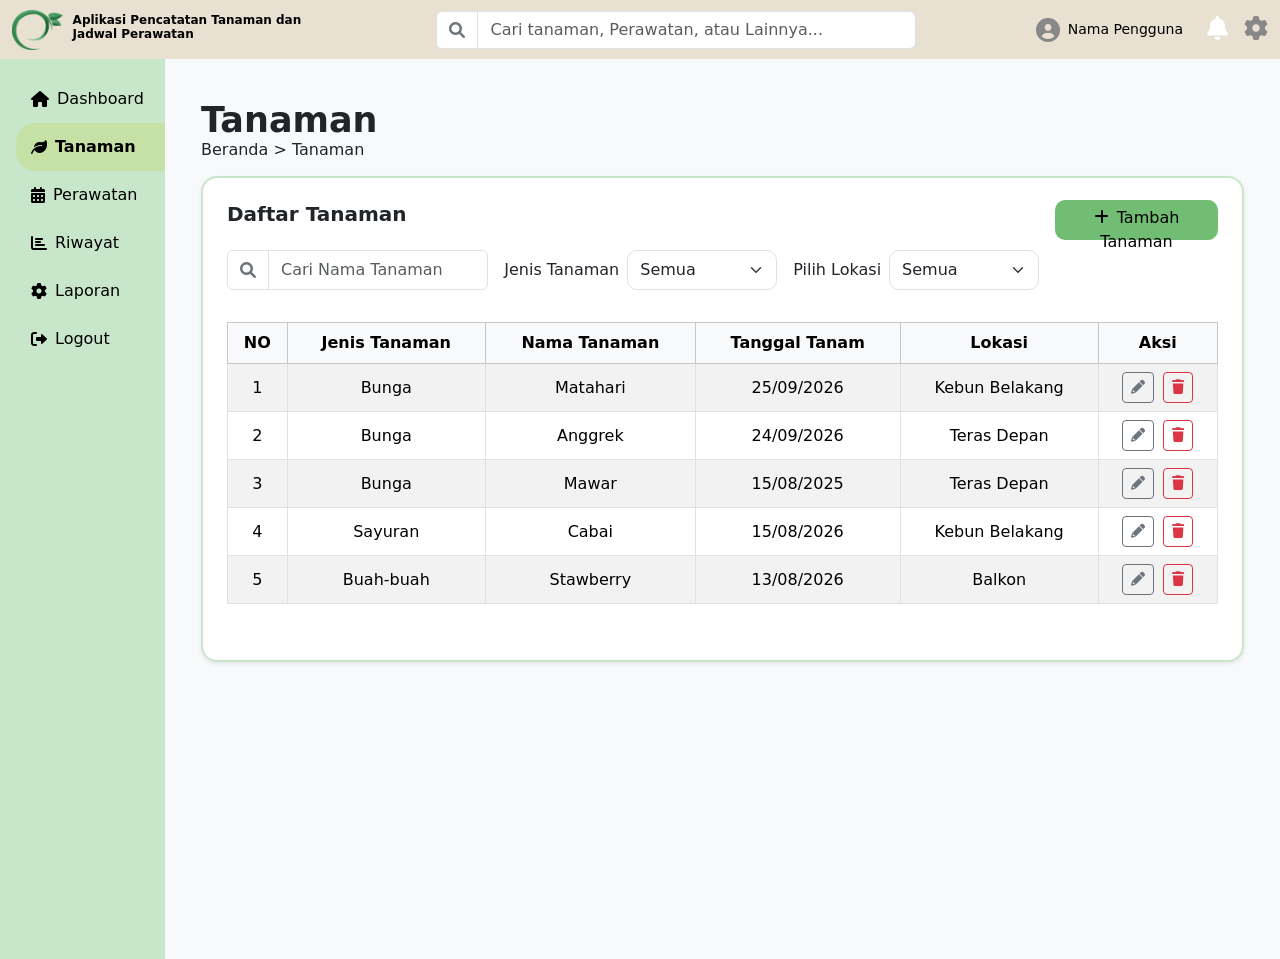
<file: tanaman.html>
<!DOCTYPE html>
<html lang="en">

<head>
    <meta charset="UTF-8">
    <meta name="viewport" content="width=device-width, initial-scale=1.0">
    <title>Tanaman</title>
    <link href="https://cdn.jsdelivr.net/npm/bootstrap@5.3.3/dist/css/bootstrap.min.css" rel="stylesheet">
    <link rel="stylesheet" href="https://cdnjs.cloudflare.com/ajax/libs/font-awesome/6.0.0/css/all.min.css">
    <style>
        body {
            background-color: #f8f9fa;
        }

        .navbar {
            background: #E8E0D1;
        }

        .logo img {
            height: 40px;
            vertical-align: middle;
            margin-right: 10px;
        }

        .sidebar {
            width: 165px;
            background-color: #C8E6C9;
            position: sticky;
            top: 0;
            height: 100vh;
            overflow-y: auto;
            flex-shrink: 0;
        }

        .sidebar .nav-link.active {
            background-color: #c5e1a5 !important;
            color: #000 !important;
            font-weight: bold;
            margin-right: -1rem;
            width: calc(100% + 1rem);
        }

        .sidebar .nav-link {
            display: flex;
            align-items: center;
            padding: 12px 15px;
            width: 100%;
            border-top-left-radius: 20px;
            border-bottom-left-radius: 20px;
        }

        .card {
            margin-top: 10px;
        }

        .input-tanaman {
            margin-top: -10px;
        }
    </style>
</head>

<body>
    <nav class="navbar navbar-expand-lg navbar-light">
        <div class="container-fluid">
            <div class="logo">
                <img src="logo.png" alt="Logo">
            </div>
            <a class="navbar-brand text-black" href="#">
                <b style="max-width: 250px; display: inline-block; line-height: 1.2; font-size: 12px;">Aplikasi
                    Pencatatan Tanaman dan
                    <br> Jadwal Perawatan</b></a>
            <button class="navbar-toggler" type="button" data-bs-toggle="collapse" data-bs-target="#navbarNav"
                aria-controls="navbarNav" aria-expanded="false" aria-label="Toggle navigation">
                <span class="navbar-toggler-icon"></span>
            </button>
            <div class="input-group mx-auto" style="width: 480px; margin-left: auto;">
                <span class="input-group-text bg-white border-none">
                    <i class="fas fa-search text-secondary" style=" color: #888;"></i>
                </span>
                <input type="text" class="form-control" placeholder="Cari tanaman, Perawatan, atau Lainnya...">
            </div>
            <div class="d-flex align-items-center gap-3">
                <div class="d-flex align-items-center">
                    <a class="fas fa-user-circle me-1 text-decoration-none" href="#"
                        style="font-size: 1.5rem; color: #888;"></a>
                    <p class="ms-1 me-2" style="margin: 0; font-size: 14px; color: black;">Nama Pengguna</p>
                </div>
                <div class="icon-bell">
                    <a class="fas fa-bell text-decoration-none" href="#" style="font-size: 1.5rem; color: white;"></a>
                </div>
                <div class="icon-pengaturan">
                    <a class="fas fa-cog text-decoration-none" href="#" style="font-size: 1.5rem; color: #888;"></a>
                </div>
            </div>
        </div>
    </nav>
    <div class="d-flex min-vh-100">
        <div class="sidebar p-3">
            <ul class="nav flex-column">
                <li class="nav-item">
                    <a class="nav-link text-black" href="dashboard.html"><i class="fas fa-home me-2"></i>Dashboard</a>
                </li>
                <li class="nav-item">
                    <a class="nav-link text-black active" href="tanaman.html"><i
                            class="fas fa-leaf me-2"></i>Tanaman</a>
                </li>
                <li class="nav-item">
                    <a class="nav-link text-black" href="perawatan.html"><i class="fas fa-calendar-alt me-2"></i>
                        Perawatan</a>
                </li>
                <li class="nav-item">
                    <a class="nav-link text-black" href="riwayat.html"><i class="fas fa-chart-bar me-2"></i>Riwayat</a>
                </li>
                <li class="nav-item">
                    <a class="nav-link text-black" href="laporan.html"><i class="fas fa-cog me-2"></i>Laporan</a>
                </li>
                <li class="nav-item">
                    <a class="nav-link text-black" href="#"><i class="fas fa-sign-out-alt me-2"></i>Logout</a>
                </li>
            </ul>
        </div>
        <div class="content p-4 d-flex flex-column" style="flex: 1;">
            <div class="container pt-3">
                <h1 style="font-size: 35px;"><b>Tanaman</b></h1>
                <p style="line-height: 1px;">Beranda > Tanaman</p>
            </div>

            <div class="container-fluid">
                <div class="card p-4 shadow-sm rounded-4"
                    style="border: 2px solid #c8e6c9 !important; background-color: #ffffff;">
                    <h5 class="fw-bold">Daftar Tanaman</h5>

                    <div class="d-flex align-items-center gap-3 mt-3">
                        <div class="input-group" style="width: 300px; height: 40px;">
                            <span class="input-group-text bg-white border-none">
                                <i class="fas fa-search text-secondary" style=" color: #888;"></i>
                            </span>
                            <input type="text" class="form-control" placeholder="Cari Nama Tanaman">
                        </div>
                        <div class="d-flex align-items-center gap-2">
                            <label class="mb-0 text-nowrap">Jenis Tanaman</label>
                            <select class="form-select mx-auto"
                                style="width: 150px; height: 40px; border-radius: 10px;">
                                <option value="">Semua</option>
                                <option value="1">Bunga</option>
                                <option value="2">Buah</option>
                                <option value="3">Sayuran</option>
                            </select>
                        </div>
                        <div class="d-flex align-items-center gap-2">
                            <label class="mb-0 text-nowrap">Pilih Lokasi</label>
                            <select class="form-select mx-auto"
                                style="width: 150px; height: 40px; border-radius: 10px;">
                                <option value="">Semua</option>
                                <option value="1">Kebun Belakang</option>
                                <option value="2">Teras depan</option>
                                <option value="3">Balkon</option>
                            </select>
                        </div>
                        <div class="input-tanaman ms-auto" style="margin-top: -100px;">
                            <button type="button" class="btn btn-success ms-auto text-black" data-bs-toggle="modal"
                                data-bs-target="#modalTambah"
                                style="background-color: #70bd73; border: none; border-radius: 10px; height: 40px;">
                                <i class="fas fa-plus me-2 text-black"></i>Tambah Tanaman
                            </button>
                        </div>
                    </div>
                    <div class="table mt-3">
                        <div class="table-responsive mt-3">
                            <table class="table table-striped table-bordered align-middle">
                                <thead class="table-light text-center">
                                    <tr>
                                        <th scope="col">NO</th>
                                        <th scope="col">Jenis Tanaman</th>
                                        <th scope="col">Nama Tanaman</th>
                                        <th scope="col">Tanggal Tanam</th>
                                        <th scope="col">Lokasi</th>
                                        <th scope="col">Aksi</th>
                                    </tr>
                                </thead>
                                <tbody class="text-center">
                                    <tr>
                                        <td>1</td>
                                        <td>Bunga</td>
                                        <td>Matahari</td>
                                        <td>25/09/2026</td>
                                        <td>Kebun Belakang</td>
                                        <td class="text-center">
                                            <a href="#" class="btn btn-sm btn-outline-secondary me-1" title="Edit"><i
                                                    class="fa-solid fa-pencil"></i></a>
                                            <a href="#" class="btn btn-sm btn-outline-danger" title="Hapus"><i
                                                    class="fa-solid fa-trash"></i></a>
                                        </td>
                                    </tr>
                                    <tr>
                                        <td>2</td>
                                        <td>Bunga</td>
                                        <td>Anggrek</td>
                                        <td>24/09/2026</td>
                                        <td>Teras Depan</td>
                                        <td class="text-center">
                                            <a href="#" class="btn btn-sm btn-outline-secondary me-1" title="Edit"><i
                                                    class="fa-solid fa-pencil"></i></a>
                                            <a href="#" class="btn btn-sm btn-outline-danger" title="Hapus"><i
                                                    class="fa-solid fa-trash"></i></a>
                                        </td>
                                    </tr>
                                    <tr>
                                        <td>3</td>
                                        <td>Bunga</td>
                                        <td>Mawar</td>
                                        <td>15/08/2025</td>
                                        <td>Teras Depan</td>
                                        <td class="text-center">
                                            <a href="#" class="btn btn-sm btn-outline-secondary me-1" title="Edit"><i
                                                    class="fa-solid fa-pencil"></i></a>
                                            <a href="#" class="btn btn-sm btn-outline-danger" title="Hapus"><i
                                                    class="fa-solid fa-trash"></i></a>
                                        </td>
                                    </tr>
                                    <tr>
                                        <td>4</td>
                                        <td>Sayuran</td>
                                        <td>Cabai</td>
                                        <td>15/08/2026</td>
                                        <td>Kebun Belakang</td>
                                        <td class="text-center">
                                            <a href="#" class="btn btn-sm btn-outline-secondary me-1" title="Edit"><i
                                                    class="fa-solid fa-pencil"></i></a>
                                            <a href="#" class="btn btn-sm btn-outline-danger" title="Hapus"><i
                                                    class="fa-solid fa-trash"></i></a>
                                        </td>
                                    </tr>
                                    <tr>
                                        <td>5</td>
                                        <td>Buah-buah</td>
                                        <td>Stawberry</td>
                                        <td>13/08/2026</td>
                                        <td>Balkon</td>
                                        <td class="text-center">
                                            <a href="#" class="btn btn-sm btn-outline-secondary me-1" title="Edit"><i
                                                    class="fa-solid fa-pencil"></i></a>
                                            <a href="#" class="btn btn-sm btn-outline-danger" title="Hapus"><i
                                                    class="fa-solid fa-trash"></i></a>
                                        </td>
                                    </tr>
                                </tbody>
                            </table>
                        </div>
                    </div>
                </div>
            </div>
        </div>
    </div>
    <!-- Modal Form Tambah Tanaman -->
    <div class="modal fade" id="modalTambah" tabindex="-1" aria-hidden="true">
        <div class="modal-dialog modal-dialog-centered">
            <div class="modal-content" style="border-radius: 12px; overflow: hidden; border: 1px solid #000;">

                <!-- Header Modal -->
                <div class="modal-header" style="background-color: #C8E6C9;">
                    <h5 class="modal-title fw-bold text-dark">Tambah Tanaman</h5>
                    <button type="button" class="btn-close" data-bs-dismiss="modal" aria-label="Close"></button>
                </div>

                <!-- Isi Form Modal -->
                <div class="modal-body p-4">
                    <form>
                        <div class="mb-3">
                            <label class="form-label fw-bold">Nama Tanaman *</label>
                            <input type="text" class="form-control" placeholder="Masukkan Nama Tanaman...">
                        </div>

                        <div class="mb-3">
                            <label class="form-label fw-bold">Jenis Tanaman *</label>
                            <select class="form-select">
                                <option selected>Bunga</option>
                                <option value="2">Buah</option>
                                <option value="3">Sayuran</option>
                            </select>
                        </div>

                        <div class="mb-3">
                            <label class="form-label fw-bold">Lokasi *</label>
                            <select class="form-select">
                                <option selected>Teras Depan</option>
                                <option value="2">Kebun Belakang</option>
                                <option value="3">Balkon</option>
                            </select>
                        </div>

                        <div class="mb-3">
                            <label class="form-label fw-bold">Tanggal Tanam *</label>
                            <input type="date" class="form-control">
                        </div>

                        <div class="mb-3">
                            <label class="form-label fw-bold">Catatan (opsional)</label>
                            <textarea class="form-control" rows="3"
                                placeholder="Masukkan catatan (opsional)..."></textarea>
                        </div>

                        <!-- Tombol Aksi Batal & Simpan -->
                        <div class="d-flex justify-content-end gap-2 mt-4">
                            <button type="button" class="btn w-50 py-2 px-4" data-bs-dismiss="modal"
                                style="background-color: #f8c2c2; color: #000; border: none; border-radius: 8px;">Batal</button>
                            <button type="submit" class="btn w-50 py-2 px-4"
                                style="background-color: #cbe0ff; color: #000; border: none; border-radius: 8px;">Simpan</button>
                        </div>
                    </form>
                </div>

            </div>
        </div>
    </div>
    <script src="https://cdn.jsdelivr.net/npm/bootstrap@5.3.3/dist/js/bootstrap.bundle.min.js"></script>
</body>

</html>
</file>
<file: css/style.css>
* {
    margin: 0;
    padding: 0;
    box-sizing: border-box;
}

body {
    font-family: Arial, sans-serif;
    line-height: 1.6;
    padding-top: 80px;
    /* Adjust this value based on the height of your navbar */
}

.navbar {
    background-color: #E8E0D1;
    padding: 0.5rem 1rem;
    position: fixed;
    top: 0;
    width: 100%;
    z-index: 1000;
    height: 60px;
}

.navbar-brand {
    font-size: 12px;
    color: black;
    text-decoration: none;
    max-width: 250px;
    display: inline-block;
    line-height: 1.2;
}

.logo img {
    height: 40px;
    vertical-align: middle;
    margin-right: 10px;
    margin-left: auto;
}

.form-container {
    max-width: 500px;
    margin: 40px auto;
    padding: 40px;
    background-color: #ffffff;
    border: 1px solid #ddd;
    border-radius: 8px;
    box-shadow: 0 4px 12px rgba(0, 0, 0, 0.05);

}

.form-container img {
    display: block;
    width: 80px;
    height: auto;
    margin: 0 auto 1rem;
}

.form-container h3 {
    text-align: center;
    margin-bottom: 1.0rem;
    font-size: 1.2rem;
    font-weight: bold;
}

.form-container h1 {
    text-align: center;
    margin-bottom: 0.1rem;
    font-size: 2.5rem;
    font-weight: bold;
}

.form-container p {
    text-align: center;
    margin-bottom: 1.5rem;
}

.form-group {
    margin-bottom: 1rem;
    position: relative;
}

.form-group label {
    display: block;
    margin-bottom: 0.5rem;
    font-weight: bold;
}

.form-group input {
    width: 100%;
    padding: 10px 10px;
    border: none;
    font-size: 1rem;
    background: transparent;
}

.form-group .input-box {
    position: relative;
    display: flex;
    align-items: center;
    border: 1px solid #ccc;
    border-radius: 5px;
    background-color: #fff;
    overflow: hidden;
    padding-left: 35px;
}

.form-group .input-box input {
    border: none;
    outline: none;
    width: 100%;
    background: transparent;
}

.form-group .input-box i {
    position: absolute;
    left: 10px;
    color: #888;
    font-size: 1rem;
}

.form-group .input-box .toggle-password {
    position: relative;
    cursor: pointer;
    color: #888;
    margin-left: 1px;
    font-size: 0.9rem;
    right: 10px;
    left: auto;
    z-index: 2;
}

.form-group .input-box .toggle-password:hover {
    color: #333;
}

.form-group .input-box:focus-within {
    border-color: #007BFF;
    box-shadow: 0 0 0 0.2rem rgba(0, 123, 255, 0.25);
    /* Opsional: efek bayangan glow seperti Bootstrap */
}

.error-message {
    color: red;
    font-size: 0.875rem;
    margin-top: 0.25rem;
    display: none;
}

.trms-group {
    display: flex;
    align-items: center;
}

.btn-daftar {
    width: 100%;
    padding: 0.75rem;
    background-color: #007BFF;
    color: #fff;
    border: none;
    border-radius: 5px;
    cursor: pointer;
}

.checkmark {
    margin-right: 5px;
    line-height: 1.2;
    margin-left: 10px;
    font-size: 14px;
}

.btn-daftar:hover {
    background-color: #0056b3;
}
</file>
<file: laporan.css>
* {
    margin: 0;
    padding: 0;
    box-sizing: border-box;
    font-family: Arial, sans-serif;
}

body {
    background: white;
    color: #111;
    font-size: 13px;
}

/* HEADER */

.header {
    height: 46px;
    background: #E8E0D1;
    display: flex;
    align-items: center;
    padding: 0 12px;
    justify-content: space-between;
    border-bottom: 1px solid #ccc;
    gap: 15px;
}

.brand {
    display: flex;
    align-items: center;
    width: 38%;
    gap: 8px;
}

.brand img {
    width: 36px;
    height: 36px;
    object-fit: contain;
}

.brand div {
    display: flex;
    flex-direction: column;
    font-size: 9px;
}

.search-box {
    display: flex;
    align-items: center;
    background: white;
    border: 1px solid #ccc;
    border-radius: 5px;
    width: 360px;
    height: 28px;
    padding: 0 10px;
    gap: 10px;
}

.search-box input {
    border: none;
    outline: none;
    width: 100%;
    font-size: 11px;
}

.search-box i {
    color: #777;
}

.header-right {
    display: flex;
    align-items: center;
    gap: 10px;
    white-space: nowrap;
}

.header-right i {
    font-size: 15px;
    color: #888;
}

.header-right span {
    font-size: 11px;
}

/* LAYOUT */

.layout {
    display: flex;
    min-height: calc(100vh - 46px);
}

/* SIDEBAR */

.sidebar {
    width: 124px;
    min-width: 124px;
    background: #C8E6C9;
    padding-top: 12px;
}

.sidebar nav {
    display: flex;
    flex-direction: column;
}

.sidebar a {
    height: 34px;
    display: flex;
    align-items: center;
    gap: 8px;
    padding: 0 16px;
    text-decoration: none;
    color: #111;
    font-size: 12px;
    font-weight: 500;
    border-left: 4px solid transparent;
}

.sidebar a i {
    width: 13px;
    text-align: center;
}

.sidebar a:hover {
    background: #d8edc9;
}

.sidebar a.active {
    background: #C5E1A5;
    border-left-color: #568f36;
    font-weight: bold;
}

/* KONTEN */

.content {
    flex: 1;
    min-width: 0;
    padding: 17px 27px;
}

.content h1 {
    font-size: 21px;
    margin-bottom: 2px;
}

.breadcrumb {
    font-size: 12px;
    margin-bottom: 14px;
}

/* FILTER */

.filter-box {
    display: grid;
    grid-template-columns: 1.2fr 1fr 1fr 1fr;
    gap: 10px;
    padding: 9px;
    background: #D7EAD2;
    border-radius: 6px;
    margin-bottom: 9px;
}

.filter-item {
    display: flex;
    flex-direction: column;
    min-width: 0;
}

.filter-item label {
    font-size: 10px;
    font-weight: bold;
    margin-bottom: 4px;
}

.filter-item select,
.date-input {
    height: 25px;
    border: 1px solid #aaa;
    border-radius: 5px;
    background: white;
    padding: 3px;
    font-size: 10px;
    width: 100%;
}

.date-input {
    display: flex;
    align-items: center;
    gap: 4px;
}

.date-input input {
    width: 50%;
    min-width: 0;
    border: none;
    outline: none;
    font-size: 9px;
}

/* RINGKASAN */

.summary {
    display: grid;
    grid-template-columns: repeat(4, 1fr);
    gap: 7px;
    margin-bottom: 8px;
}

.summary-card {
    height: 49px;
    border: 1px solid #999;
    border-radius: 9px;
    display: flex;
    align-items: center;
    padding: 5px;
    gap: 6px;
    background: white;
}

.summary-icon {
    width: 34px;
    height: 34px;
    border-radius: 8px;
    background: #DDEBD8;
    border: 1px solid #b5d3a7;
    display: flex;
    align-items: center;
    justify-content: center;
    font-size: 17px;
    color: #264a32;
    flex-shrink: 0;
}

.summary-card h4 {
    font-size: 10px;
    font-weight: bold;
}

.summary-card strong {
    font-size: 21px;
    color: #299900;
}

.summary-card small {
    font-size: 8px;
}

/* BAGIAN LAPORAN */

.report-section {
    border: 1px solid #c8e6c9;
    padding: 6px;
    margin-bottom: 8px;
    background: white;
}

.report-section h3 {
    font-size: 11px;
    margin-bottom: 6px;
}

/* PERBAIKAN GRAFIK */

.chart-container {
    width: 100%;
    height: 145px;
    overflow: hidden;
    display: flex;
    align-items: center;
    justify-content: center;
}

.chart-container img {
    display: block;
    width: 100%;
    height: 100%;
    object-fit: fill;
    object-position: center;
}

/* TABEL */

.table-container {
    width: 100%;
    overflow-x: auto;
}

table {
    width: 100%;
    border-collapse: collapse;
    font-size: 9px;
    text-align: center;
}

th, td {
    border: 1px solid #d0d5d0;
    padding: 6px 5px;
}

th {
    background: #f1f4f1;
    height: 31px;
}

td {
    height: 26px;
}

tbody tr:hover {
    background: #f3faf0;
}

/* STATUS */

.status {
    display: inline-block;
    min-width: 62px;
    padding: 3px;
    border-radius: 4px;
    font-size: 8px;
}

.selesai {
    background: #d9edcf;
    color: #367b2c;
}

.terjadwal {
    background: #dce8fa;
    color: #315c99;
}

.menunggu {
    background: #e5e5e5;
    color: #666;
}

/* AKSI */

table button {
    width: 19px;
    height: 19px;
    background: white;
    border: 1px solid #bbb;
    border-radius: 4px;
    cursor: pointer;
    margin: 0 2px;
}

.edit {
    color: black;
}

.delete {
    color: #999;
}

table button:hover {
    background: #e0efd9;
}

/* RESPONSIVE */

@media (max-width: 800px) {

    .brand {
        width: auto;
    }

    .search-box {
        width: 200px;
    }

    .filter-box {
        grid-template-columns: repeat(2, 1fr);
    }

    .summary {
        grid-template-columns: repeat(2, 1fr);
    }

}

@media (max-width: 550px) {

    .header {
        gap: 5px;
    }

    .brand div {
        display: none;
    }

    .search-box {
        width: 140px;
    }

    .sidebar {
        width: 105px;
        min-width: 105px;
    }

    .sidebar a {
        padding: 0 8px;
        font-size: 10px;
    }

    .content {
        padding: 12px;
    }

    .summary {
        grid-template-columns: 1fr;
    }

}
</file>
<file: login.css>
* {
    margin: 0;
    padding: 0;
    box-sizing: border-box;
}

body {
    min-height: 100vh;
    font-family: Arial, sans-serif;
    background: #ffffff;
    color: #292929;
}

/* HEADER */

.top-header {
    width: 100%;
    height: 58px;
    background: #e8e0d1;

    display: flex;
    align-items: center;

    padding: 5px 28px;
    gap: 12px;
}

.header-logo {
    width: 48px;
    height: 46px;
    object-fit: contain;
}

.header-title {
    display: flex;
    flex-direction: column;
    font-size: 12px;
    line-height: 1.2;
}

/* HALAMAN */

.page {
    min-height: calc(100vh - 58px);

    display: flex;
    justify-content: center;
    align-items: flex-start;
}

/* KARTU LOGIN */

.login-card {
    width: 500px;
    min-height: 570px;

    padding: 38px 40px 28px;

    background: white;

    border: 1px solid #dddddd;
    border-top: none;
    border-radius: 0 0 7px 7px;

    box-shadow: 0 2px 8px rgba(0,0,0,0.04);

    text-align: center;
}

/* LOGO */

.main-logo {
    width: 88px;
    height: 72px;

    object-fit: contain;

    margin-bottom: 10px;
}

/* JUDUL */

.login-card h3 {
    font-size: 19px;
    line-height: 1.2;
    margin-bottom: 20px;
}

.login-card h1 {
    font-size: 38px;
    margin-bottom: 6px;
}

.subtitle {
    font-size: 14px;
    line-height: 1.5;
    color: #444444;

    margin-bottom: 30px;
}

/* FORM */

form {
    text-align: left;
}

.form-group {
    margin-bottom: 19px;
}

.form-group label {
    display: block;

    font-size: 14px;
    font-weight: bold;

    margin-bottom: 10px;
}

/* INPUT */

.input-box {
    width: 100%;
    height: 47px;

    display: flex;
    align-items: center;

    border: 1px solid #cccccc;
    border-radius: 6px;

    background: white;
}

.input-box:focus-within {
    border-color: #219fd3;
}

.input-box > i:first-child {
    width: 43px;
    text-align: center;

    color: #888888;
    font-size: 16px;
}

.input-box input {
    width: 100%;
    height: 100%;

    border: none;
    outline: none;

    font-size: 14px;
    background: transparent;
}

.input-box input::placeholder {
    color: #888888;
}

/* ICON PASSWORD */

.toggle-password {
    width: 43px;
    text-align: center;

    color: #888888;
    cursor: pointer;
}

/* PESAN ERROR */

#errorMessage {
    color: red;
    font-size: 12px;
    margin-bottom: 8px;
}

/* TOMBOL LOGIN */

.login-button {
    width: 100%;
    height: 45px;

    border: none;
    border-radius: 2px;

    background: #219fd3;
    color: white;

    font-size: 15px;
    cursor: pointer;
}

.login-button:hover {
    background: #1689bd;
}

/* LINK REGISTRASI */

.register-link {
    display: flex;
    justify-content: center;

    gap: 5px;

    margin-top: 16px;

    font-size: 12px;
}

.register-link a {
    color: #222222;
    font-weight: bold;
    text-decoration: none;
}

.register-link a:hover {
    text-decoration: underline;
}

/* RESPONSIVE */

@media (max-width: 600px) {

    .top-header {
        padding: 5px 14px;
    }

    .header-title {
        font-size: 10px;
    }

    .login-card {
        width: 100%;
        padding: 30px 22px;
    }

    .login-card h3 {
        font-size: 16px;
    }

    .login-card h1 {
        font-size: 32px;
    }

}
</file>
<file: logout.css>
* {
    margin: 0;
    padding: 0;
    box-sizing: border-box;
    font-family: Arial, sans-serif;
}

body {
    background: #fff;
    color: #222;
}

/* HEADER */

.header {
    height: 46px;
    background: #E8E0D1;
    display: flex;
    align-items: center;
    justify-content: space-between;
    padding: 0 12px;
    position: fixed;
    top: 0;
    left: 0;
    right: 0;
    z-index: 100;
}

.brand {
    display: flex;
    align-items: center;
    gap: 7px;
    width: 270px;
}

.brand img {
    width: 34px;
    height: 34px;
    object-fit: contain;
}

.brand div {
    display: flex;
    flex-direction: column;
    font-size: 9px;
}

.search-box {
    display: flex;
    align-items: center;
    background: white;
    border: 1px solid #ccc;
    border-radius: 5px;
    padding: 5px 10px;
    width: 360px;
}

.search-box input {
    border: none;
    outline: none;
    width: 100%;
    padding-left: 10px;
}

.header-right {
    display: flex;
    align-items: center;
    gap: 10px;
    font-size: 12px;
}

/* LAYOUT */

.layout {
    display: flex;
    padding-top: 46px;
}

/* SIDEBAR */

.sidebar {
    width: 124px;
    min-height: calc(100vh - 46px);
    background: #C8E6C9;
    position: fixed;
    top: 46px;
    bottom: 0;
}

.sidebar nav {
    display: flex;
    flex-direction: column;
    padding-top: 12px;
}

.sidebar a {
    display: flex;
    align-items: center;
    gap: 9px;
    padding: 10px 15px;
    color: #111;
    text-decoration: none;
    font-size: 12px;
    border-left: 4px solid transparent;
}

.sidebar a i {
    width: 14px;
    text-align: center;
}

.sidebar a:hover {
    background: #B5D99D;
}

.sidebar a.active {
    background: #B5D99D;
    border-left-color: #4C942C;
    font-weight: bold;
}

/* KONTEN */

.content {
    margin-left: 124px;
    padding: 18px 27px;
    width: calc(100% - 124px);
}

.content h1 {
    font-size: 22px;
}

.breadcrumb {
    font-size: 12px;
    margin-top: 4px;
}

/* AREA LOGOUT */

.logout-container {
    min-height: calc(100vh - 115px);
    display: flex;
    justify-content: center;
    align-items: center;
}

.logout-card {
    width: 370px;
    background: white;
    border: 1px solid #d4dfd1;
    border-radius: 10px;
    padding: 30px 20px;
    text-align: center;
    box-shadow: 0 3px 12px rgba(0,0,0,0.08);
}

/* ICON */

.logout-icon {
    width: 65px;
    height: 65px;
    background: #DCEBD7;
    border-radius: 50%;
    display: flex;
    justify-content: center;
    align-items: center;
    margin: 0 auto 15px;
    font-size: 27px;
    color: #365C38;
}

/* TEXT */

.logout-card h2 {
    font-size: 19px;
    margin-bottom: 10px;
}

.logout-card p {
    font-size: 12px;
    color: #666;
    margin-bottom: 25px;
}

/* BUTTON */

.logout-buttons {
    display: flex;
    justify-content: center;
    gap: 12px;
}

.logout-buttons button {
    width: 115px;
    height: 35px;
    border-radius: 5px;
    cursor: pointer;
    font-size: 12px;
}

.btn-batal {
    background: #F3F3F3;
    border: 1px solid #ccc;
    color: #333;
}

.btn-keluar {
    background: #D5E9CF;
    border: 1px solid #BFD9B5;
    color: #263B2B;
    font-weight: bold;
}

.btn-batal:hover {
    background: #E5E5E5;
}

.btn-keluar:hover {
    background: #BDDCAE;
}

/* RESPONSIVE */

@media (max-width: 768px) {

    .brand {
        width: auto;
    }

    .search-box {
        display: none;
    }

    .logout-card {
        width: 90%;
        max-width: 370px;
    }

}
</file>
<file: perawatan.style.css>
/* =========================
   BODY
========================= */

body {
    background-color: #f8f9fa;
    font-family: Arial, sans-serif;
}


/* =========================
   HEADER
========================= */

.navbar {
    background: #E8E0D1;
    min-height: 58px;
}

.logo img {
    height: 40px;
    vertical-align: middle;
    margin-right: 10px;
}

.navbar-brand b {
    max-width: 250px;
    display: inline-block;
    line-height: 1.2;
    font-size: 12px;
}

.search-header {
    width: 480px;
    margin-left: auto;
    margin-right: auto;
}

.search-header .input-group-text {
    background: white;
    color: #888;
}

.search-header .form-control {
    font-size: 13px;
}

.user-icon {
    font-size: 1.5rem;
    color: #888;
}

.user-name {
    margin: 0 8px;
    font-size: 14px;
}

.bell-icon {
    font-size: 1.5rem;
    color: white;
}

.setting-icon {
    font-size: 1.5rem;
    color: #888;
}


/* =========================
   SIDEBAR
========================= */

.sidebar {
    width: 165px;
    min-width: 165px;
    background-color: #C8E6C9;
    position: sticky;
    top: 0;
    height: 100vh;
    overflow-y: auto;
    flex-shrink: 0;
}

.sidebar .nav-link {
    display: flex;
    align-items: center;
    padding: 12px 15px;
    width: 100%;
    color: black;
    text-decoration: none;
    border-top-left-radius: 20px;
    border-bottom-left-radius: 20px;
    font-size: 14px;
}

/* MENU AKTIF */
.sidebar .nav-link.active {
    background-color: #c5e1a5 !important;
    color: #000 !important;
    font-weight: bold;
    margin-right: -1rem;
    width: calc(100% + 1rem);
}

/* HOVER MENU LAIN */
.sidebar .nav-link:not(.active):hover {
    background-color: transparent;
}


/* =========================
   KONTEN UTAMA
========================= */

.content {
    flex: 1;
    min-width: 0;
    padding: 24px !important;
}

.page-title {
    font-size: 35px;
    margin-bottom: 8px;
}

.container.pt-3 p {
    font-size: 13px;
    margin-bottom: 0;
}


/* =========================
   KARTU RINGKASAN
========================= */

.summary-card {
    display: flex;
    align-items: center;
    gap: 12px;

    min-height: 90px;
    padding: 10px 15px;

    background: white;
    border: 1px solid #c8e6c9;
    border-left: 7px solid #28a745;
    border-radius: 12px;

    box-shadow: 0 2px 5px rgba(0,0,0,0.05);
}

.summary-icon {
    width: 55px;
    height: 55px;
    min-width: 55px;

    display: flex;
    justify-content: center;
    align-items: center;

    background: #dcebd7;
    color: #299e4b;
    border-radius: 10px;

    font-size: 27px;
}

.check-icon {
    border: 1px solid #a6cba0;
    border-radius: 50%;
    background: #e7f0e4;
    color: #355b3c;
}

.summary-info {
    flex: 1;
}

.summary-info h5 {
    font-size: 14px;
    font-weight: bold;
    margin: 0;
}

.summary-bottom {
    display: flex;
    justify-content: space-between;
    align-items: center;
}

.summary-bottom h1 {
    font-size: 32px;
    font-weight: bold;
    color: #218a50;
    margin: 0;
}

.summary-bottom span {
    font-size: 11px;
    color: #555;
}


/* =========================
   TABEL PERAWATAN
========================= */

.care-section {
    background: white;
    border: 1px solid #c8e6c9;
    padding: 12px;
}

.section-title {
    color: #315b2d;
    font-size: 14px;
    font-weight: bold;
    margin-bottom: 12px;
}

.care-section .form-control,
.care-section .form-select {
    font-size: 11px;
    height: 33px;
}

.add-button {
    background: #b8dfa5;
    color: #285523;
    border: none;
    border-radius: 5px;
    font-size: 11px;
    font-weight: bold;
    height: 33px;
}

.add-button:hover {
    background: #a6d38e;
    color: #245c20;
}


/* =========================
   TABEL
========================= */

.table {
    margin-bottom: 0;
    font-size: 10px;
    border-color: #d6d9d4;
}

.table thead th {
    background: #f2f5f1;
    color: #303a2f;
    font-weight: bold;
    padding: 12px 7px;
    vertical-align: middle;
    white-space: nowrap;
}

.table tbody td {
    padding: 10px 7px;
    vertical-align: middle;
    white-space: nowrap;
}

.table tbody tr:hover {
    background-color: #f7fbf4;
}


/* =========================
   STATUS
========================= */

.status {
    display: inline-block;
    min-width: 75px;
    padding: 5px 7px;
    border-radius: 4px;
    font-size: 9px;
}

.selesai {
    background: #dcefd7;
    color: #357333;
}

.terjadwal {
    background: #dce8f8;
    color: #315e9a;
}

.menunggu {
    background: #e9e9e9;
    color: #555;
}


/* =========================
   TOMBOL AKSI
========================= */

.action-btn {
    width: 28px;
    height: 26px;
    margin: 0 2px;

    border: 1px solid #d5d5d5;
    border-radius: 4px;

    background: white;
    cursor: pointer;
}

.action-btn.edit {
    color: #333;
}

.action-btn.delete {
    color: #888;
}

.action-btn:hover {
    background: #edf5e8;
}


/* =========================
   MODAL
========================= */

.modal-content {
    border: 1px solid #a9c99d;
    border-radius: 8px;
}

.modal-title-custom {
    background: #c8e6c9;
}

.modal-title {
    font-size: 15px;
    font-weight: bold;
}

.modal-body label {
    font-size: 12px;
    font-weight: bold;
    margin-bottom: 5px;
}

.modal-body .form-control,
.modal-body .form-select {
    font-size: 12px;
}


/* =========================
   RESPONSIVE
========================= */

@media (max-width: 900px) {

    .search-header {
        width: 250px;
    }

    .content {
        padding: 15px !important;
    }

    .sidebar {
        width: 165px;
        min-width: 165px;
    }

}

@media (max-width: 650px) {

    .navbar .container-fluid {
        flex-wrap: wrap;
        gap: 10px;
    }

    .search-header {
        width: 100%;
        order: 3;
    }

    .sidebar {
        width: 65px;
        min-width: 65px;
        padding: 8px !important;
    }

    .sidebar .nav-link {
        justify-content: center;
        padding: 12px 5px;
        font-size: 0;
    }

    .sidebar .nav-link i {
        font-size: 16px;
        margin: 0 !important;
    }

    .sidebar .nav-link.active {
        width: 100%;
        margin: 0;
        border-radius: 8px;
    }

    .content {
        padding: 12px !important;
    }

    .page-title {
        font-size: 25px;
    }

}
</file>
